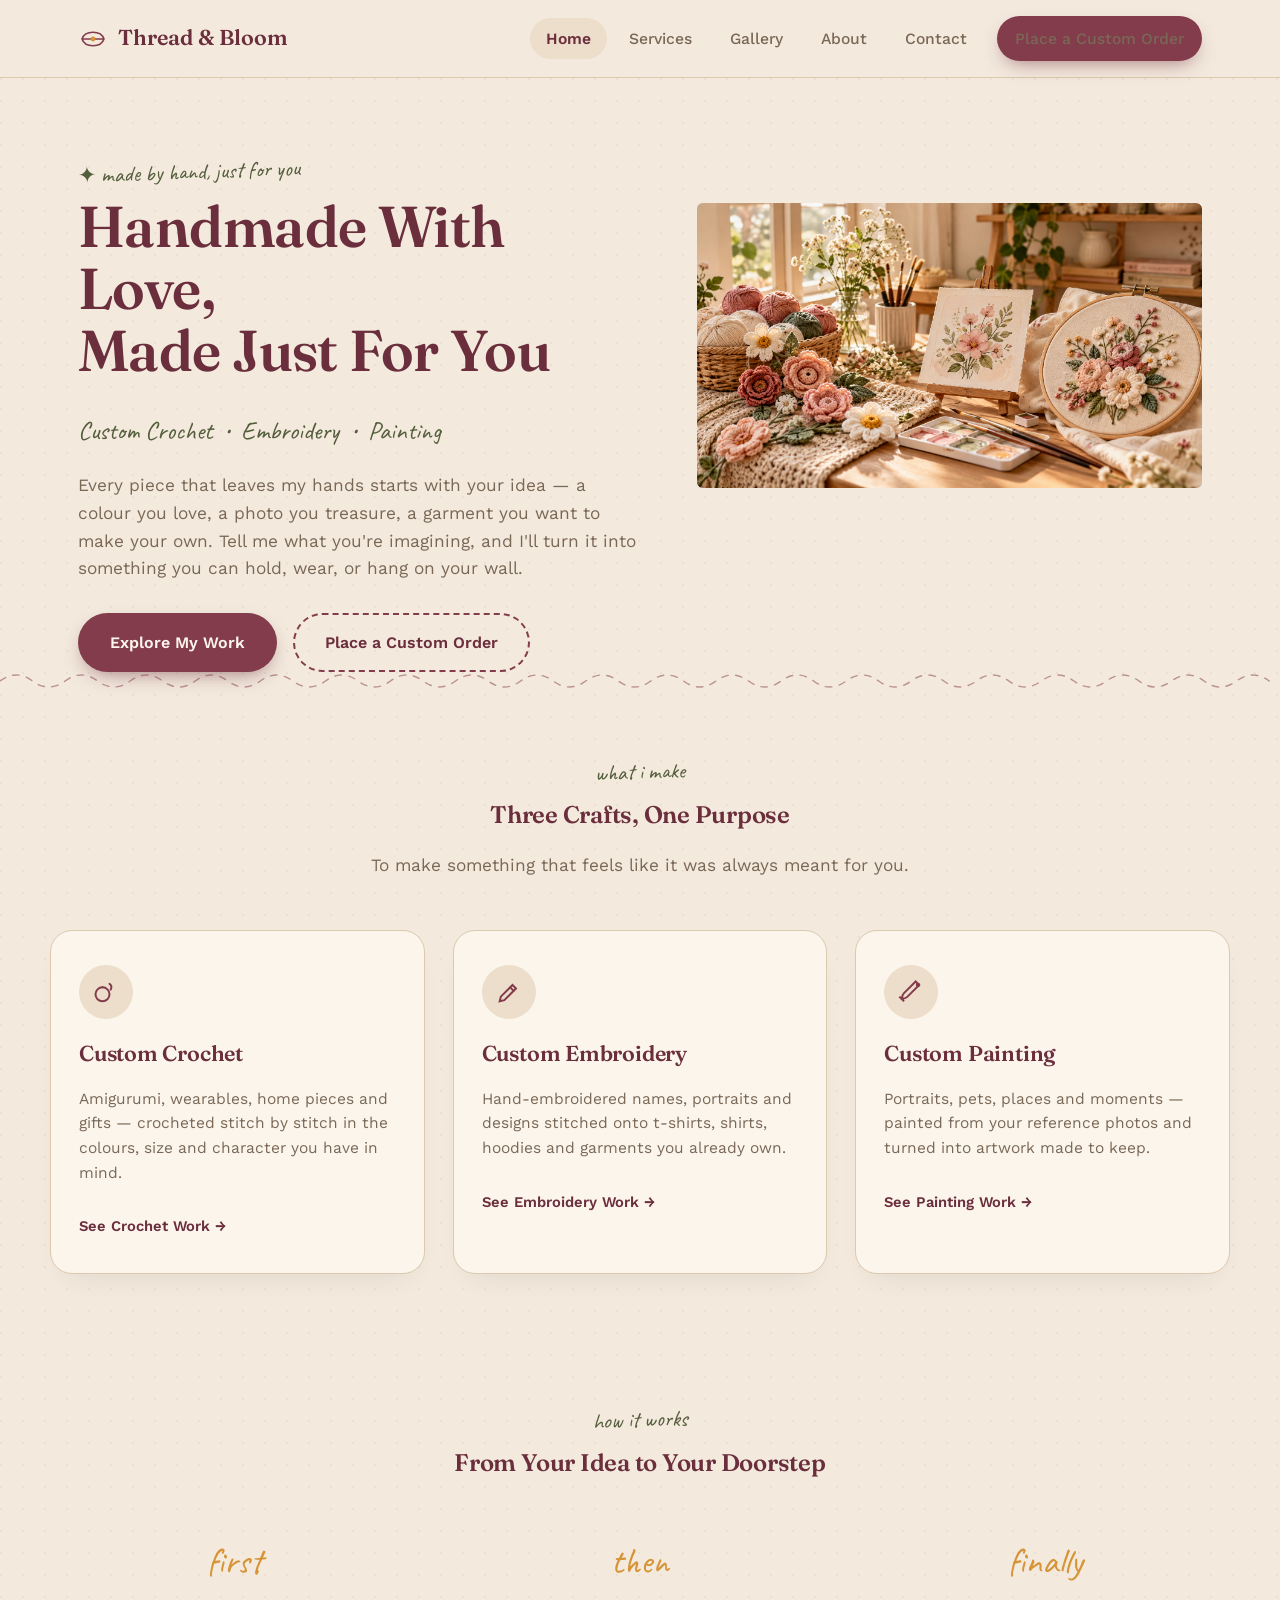
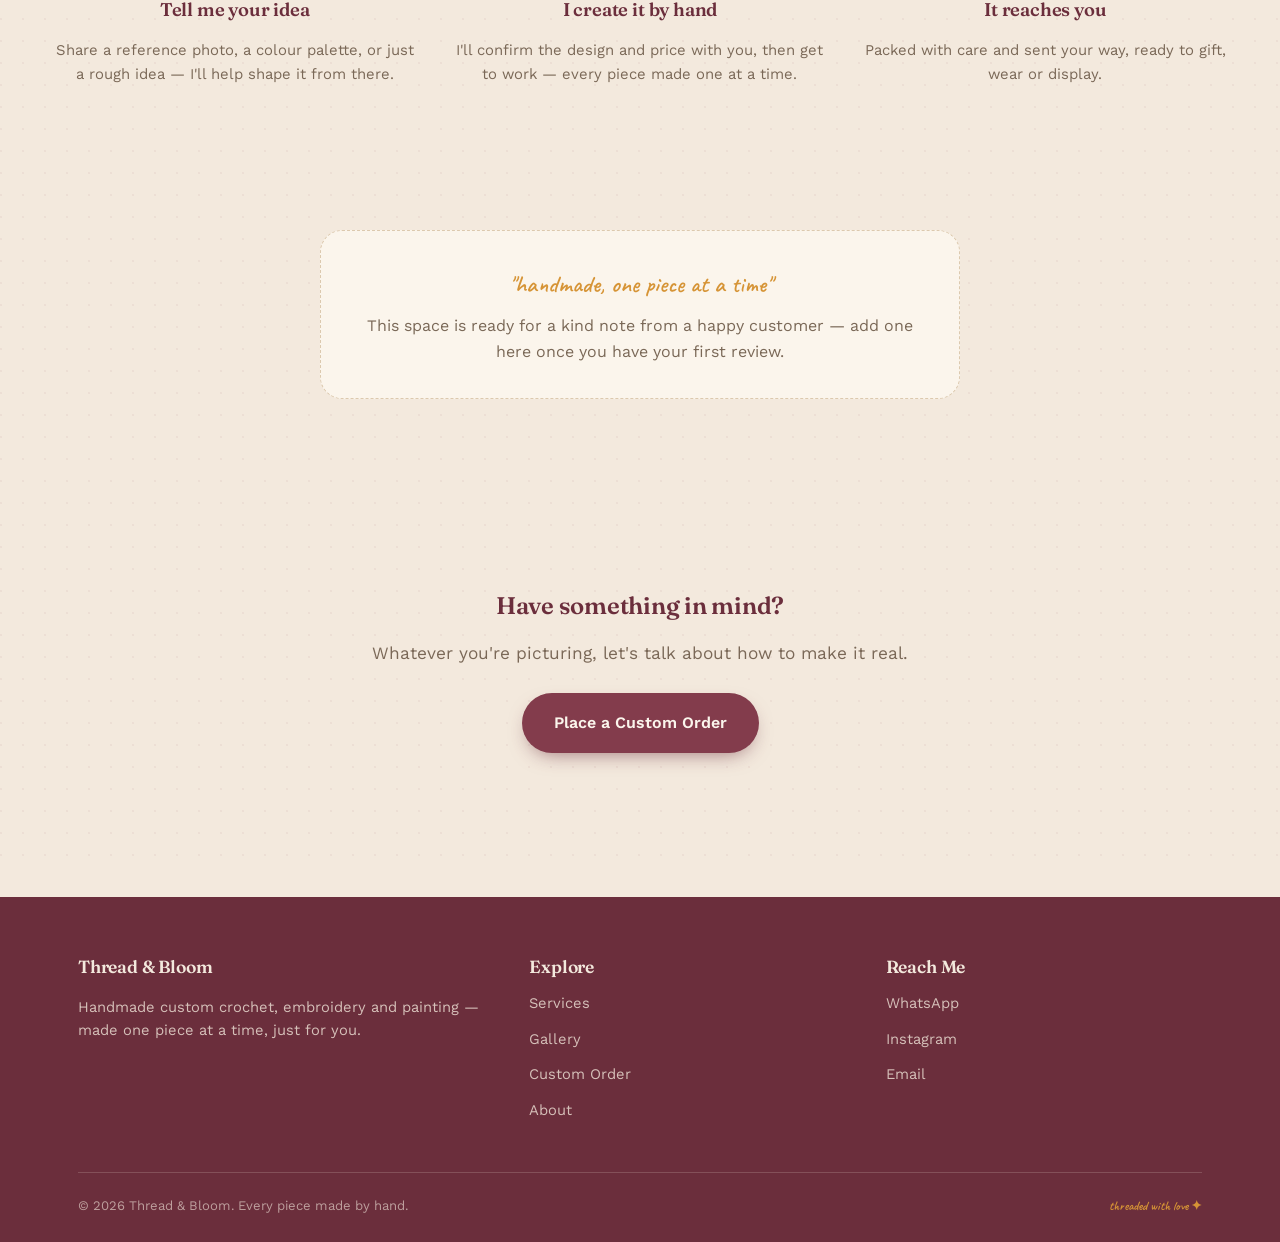
<file: index.html>
<!DOCTYPE html>
<html lang="en">
<head>
<meta charset="UTF-8" />
<meta name="viewport" content="width=device-width, initial-scale=1.0" />
<title>Thread & Bloom— Handmade Custom Crochet, Embroidery & Painting</title>
<link rel="preconnect" href="https://fonts.googleapis.com">
<link rel="preconnect" href="https://fonts.gstatic.com" crossorigin>
<link href="https://fonts.googleapis.com/css2?family=Fraunces:ital,opsz,wght@0,9..144,300;0,9..144,400;0,9..144,500;0,9..144,600;0,9..144,700;1,9..144,400;1,9..144,500&family=Work+Sans:wght@300;400;500;600;700&family=Caveat:wght@500;600;700&display=swap" rel="stylesheet">
<link rel="stylesheet" href="css/style.css">
</head>
<body>

<!-- ============ HEADER ============ -->
<header>
  <div class="nav-wrap">
    <a href="#" class="logo" data-page="home">
      <svg width="30" height="30" viewBox="0 0 30 30" fill="none"><path d="M4 15c3-9 19-9 22 0M4 15c3 9 19 9 22 0M4 15h22" stroke="#833C4C" stroke-width="1.6" stroke-linecap="round"/><circle cx="15" cy="15" r="2.4" fill="#D69436"/></svg>
      Thread &amp; Bloom
    </a>
    <nav class="links">
      <a href="#" data-page="home">Home</a>
      <a href="#" data-page="services">Services</a>
      <a href="#" data-page="gallery">Gallery</a>
      <a href="#" data-page="about">About</a>
      <a href="#" data-page="contact">Contact</a>
      <a href="#" data-page="order" class="btn btn-primary btn-small nav-cta">Place a Custom Order</a>
    </nav>
    <button class="hamburger" id="hamburgerBtn" aria-label="Open menu">
      <span></span><span></span><span></span>
    </button>
  </div>
</header>

<div class="mobile-panel" id="mobilePanel">
  <div class="mobile-panel-top">
    <span class="logo">Thread &amp; Bloom</span>
    <button class="hamburger" id="closeMobile" aria-label="Close menu"><span style="transform:rotate(45deg) translateY(4px)"></span><span style="transform:rotate(-45deg) translateY(-3px)"></span></button>
  </div>
  <a href="#" data-page="home">Home</a>
  <a href="#" data-page="services">Services</a>
  <a href="#" data-page="gallery">Gallery</a>
  <a href="#" data-page="order">Custom Order</a>
  <a href="#" data-page="about">About</a>
  <a href="#" data-page="contact">Contact</a>
</div>

<main class="linen-bg">

<!-- ============ HOME PAGE ============ -->
<section class="page active" id="page-home">

  <div class="hero">
    <div class="wrap hero-grid">
      <div>
        <span class="eyebrow">✦ made by hand, just for you</span>
        <h1>Handmade With Love,<br>Made Just For You</h1>
        <p class="subtitle">Custom Crochet &nbsp;•&nbsp; Embroidery &nbsp;•&nbsp; Painting</p>
        <p class="lede">Every piece that leaves my hands starts with your idea — a colour you love, a photo you treasure, a garment you want to make your own. Tell me what you're imagining, and I'll turn it into something you can hold, wear, or hang on your wall.</p>
        <div class="hero-btns">
          <a href="#" class="btn btn-primary" data-page="gallery">Explore My Work</a>
          <a href="#" class="btn btn-outline" data-page="order">Place a Custom Order</a>
        </div>
      </div>
     <div class="hero-cluster">
    <img class="hero-main-image"
         src="assets/images/all works.png"
         alt="Stitched and Painted handmade work">
</div>
  </div>

  <div class="stitch"><svg viewBox="0 0 1180 18" preserveAspectRatio="none"><path d="M0 9 Q 15 -3 30 9 T 60 9 T 90 9 T 120 9 T 150 9 T 180 9 T 210 9 T 240 9 T 270 9 T 300 9 T 330 9 T 360 9 T 390 9 T 420 9 T 450 9 T 480 9 T 510 9 T 540 9 T 570 9 T 600 9 T 630 9 T 660 9 T 690 9 T 720 9 T 750 9 T 780 9 T 810 9 T 840 9 T 870 9 T 900 9 T 930 9 T 960 9 T 990 9 T 1020 9 T 1050 9 T 1080 9 T 1110 9 T 1140 9 T 1170 9" stroke="#833C4C" stroke-width="1.4" fill="none" stroke-dasharray="6 7" stroke-linecap="round" opacity="0.5"/></svg></div>

  <div class="section-tight wrap">
    <div class="center">
      <span class="eyebrow">what i make</span>
      <h2>Three Crafts, One Purpose</h2>
      <p class="lede">To make something that feels like it was always meant for you.</p>
    </div>
    <div class="craft-grid">
      <div class="craft-card reveal">
        <div class="craft-icon"><svg viewBox="0 0 24 24" fill="none" stroke-width="1.7" stroke-linecap="round"><circle cx="9" cy="14" r="6"/><path d="M9 8v0M15 5c1.5 1 2 3 1 5"/></svg></div>
        <h3>Custom Crochet</h3>
        <p>Amigurumi, wearables, home pieces and gifts — crocheted stitch by stitch in the colours, size and character you have in mind.</p>
        <a href="#" class="link-more" data-page="services">See Crochet Work →</a>
      </div>
      <div class="craft-card reveal">
        <div class="craft-icon"><svg viewBox="0 0 24 24" fill="none" stroke-width="1.7" stroke-linecap="round"><path d="M4 20l4-1 10-10-3-3L5 16l-1 4z"/><path d="M13 8l3 3"/></svg></div>
        <h3>Custom Embroidery</h3>
        <p>Hand-embroidered names, portraits and designs stitched onto t-shirts, shirts, hoodies and garments you already own.</p>
        <a href="#" class="link-more" data-page="services">See Embroidery Work →</a>
      </div>
      <div class="craft-card reveal">
        <div class="craft-icon"><svg viewBox="0 0 24 24" fill="none" stroke-width="1.7" stroke-linecap="round"><path d="M6 20c-2-2-2-5 0-7l10-10 3 3-10 10c-2 2-5 2-7 0z"/><circle cx="18" cy="6" r="1"/></svg></div>
        <h3>Custom Painting</h3>
        <p>Portraits, pets, places and moments — painted from your reference photos and turned into artwork made to keep.</p>
        <a href="#" class="link-more" data-page="services">See Painting Work →</a>
      </div>
    </div>
  </div>

  <div class="section-tight wrap">
    <div class="center">
      <span class="eyebrow">how it works</span>
      <h2>From Your Idea to Your Doorstep</h2>
    </div>
    <div class="steps">
      <div class="step reveal">
        <span class="step-mark">first</span>
        <h4>Tell me your idea</h4>
        <p>Share a reference photo, a colour palette, or just a rough idea — I'll help shape it from there.</p>
      </div>
      <div class="step reveal">
        <span class="step-mark">then</span>
        <h4>I create it by hand</h4>
        <p>I'll confirm the design and price with you, then get to work — every piece made one at a time.</p>
      </div>
      <div class="step reveal">
        <span class="step-mark">finally</span>
        <h4>It reaches you</h4>
        <p>Packed with care and sent your way, ready to gift, wear or display.</p>
      </div>
    </div>
  </div>

  <div class="section-tight wrap">
    <div class="note-card reveal">
      <span class="script">"handmade, one piece at a time"</span>
      <p style="color:var(--ink-soft); margin:0;">This space is ready for a kind note from a happy customer — add one here once you have your first review.</p>
    </div>
  </div>

  <div class="section-tight wrap big-cta reveal">
    <h2>Have something in mind?</h2>
    <p class="lede">Whatever you're picturing, let's talk about how to make it real.</p>
    <a href="#" class="btn btn-primary" data-page="order">Place a Custom Order</a>
  </div>

</section>

<!-- ============ SERVICES PAGE ============ -->
<section class="page" id="page-services">
  <div class="wrap section-tight">
    <div class="center">
      <span class="eyebrow">services</span>
      <h1>What I Can Make For You</h1>
      <p class="lede">Three crafts. Endless ways to make them yours.</p>
    </div>
  </div>

  <div class="wrap">
    <div class="service-block reveal" id="svc-crochet">
     <div class="service-photos">
<div class="photo-slot">
        <img src="assets/images/crochet/crochet bouquet dress.jpeg"
             alt="crochet bouquet dress">
    </div>
    <div class="photo-slot">
        <img src="assets/images/crochet/Bouquet Crochet +keychain.jpeg"
             alt="Bouquet Crochet and Keychain">
    </div>
     <div class="photo-slot">
        <img src="assets/images/crochet/spider man.jpeg"
             alt="spider man">
    </div>


    <div class="photo-slot">
        <img src="assets/images/crochet/Crochet Scarf.jpeg"
             alt="Crochet Scarf">
    </div>
     <div class="photo-slot">
        <img src="assets/images/crochet/crochet dress.jpeg"
             alt="crochet dress">
    </div>

</div>
      <div class="service-text">
        <span class="tag">Custom Crochet</span>
        <h2>Crochet, Made To Your Idea</h2>
        <p class="lede">From soft amigurumi characters to cosy wearables and little home pieces — every crochet order is worked by hand in the yarn, colours and size you choose. Send a reference photo or describe what you're picturing, and I'll bring it to life stitch by stitch.</p>
        <ul>
          <li>Amigurumi dolls, animals and characters</li>
          <li>Bags, scarves, hats and wearable pieces</li>
          <li>Home decor — coasters, baskets, wall hangings</li>
          <li>Your choice of colours, size and yarn feel</li>
        </ul>
        <a href="#" class="btn btn-primary" data-page="order" data-service="Crochet">Order Custom Crochet</a>
      </div>
    </div>

    <div class="service-block reverse reveal" id="svc-embroidery">
      <div class="service-photos">

    <div class="photo-slot">
        <img src="assets/images/embroidery/E. on t-shirt's 2.jpeg"
             alt="Design work on T-shirt">
    </div>

    <div class="photo-slot">
        <img src="assets/images/embroidery/E. on t-shirt's.jpeg"
             alt="Design work on T-shirt">
    </div>

    <div class="photo-slot">
        <img src="assets/images/embroidery/E.of Krishna.jpeg"
             alt="Krishna design">
    </div>

    <div class="photo-slot">
        <img src="assets/images/embroidery/flower embroidery's.jpeg"
             alt="Flower design">
    </div>

    <div class="photo-slot">
        <img src="assets/images/embroidery/Spider man.jpeg"
             alt="Spider-Man design">
    </div>

</div>
       
      <div class="service-text">
        <span class="tag">Custom Embroidery</span>
        <h2>Embroidery On Your Garments</h2>
        <p class="lede">Names, initials, little illustrations, or a design you already love — hand-stitched onto t-shirts, shirts, hoodies and more. Send your own garment for me to embroider, or ask for a plain tee with your design stitched fresh.</p>
        <ul>
          <li>Names, initials, quotes and small illustrations</li>
          <li>On t-shirts, shirts, hoodies, tote bags and caps</li>
          <li>Send your own garment, or I'll provide a plain one</li>
          <li>Share your own design or a reference image to recreate</li>
        </ul>
        <a href="#" class="btn btn-primary" data-page="order" data-service="Embroidery">Order Custom Embroidery</a>
      </div>
    </div>

    <div class="service-block reveal" id="svc-painting">
    <div class="service-photos">

    <div class="photo-slot">
        <img src="assets/images/painting/Car Painting.jpeg"
             alt="Car Painting">
    </div>

</div>
      <div class="service-text">
        <span class="tag">Custom Painting</span>
        <h2>Paintings From Your Photos</h2>
        <p class="lede">A portrait, a pet, a favourite place, or a memory worth keeping — painted by hand from the reference images you send me, in the size and style that fits your space.</p>
        <ul>
          <li>Portraits of people and pets</li>
          <li>Landscapes, places and special moments</li>
          <li>Painted from your own reference photos</li>
          <li>Choice of canvas size and finish</li>
        </ul>
        <a href="#" class="btn btn-primary" data-page="order" data-service="Painting">Order Custom Painting</a>
      </div>
    </div>
  </div>
</section>

<!-- ============ GALLERY PAGE ============ -->
<section class="page" id="page-gallery">
  <div class="wrap section-tight">
    <div class="center">
      <span class="eyebrow">gallery</span>
      <h1>A Look At My Work</h1>
     <p class="my-work-note">
    Made by me, from start to finish. 🧵🎨<br>
    Every piece in this gallery is handmade and personally created by me.
</p>
    </div>

    <div class="filter-row">
      <button class="filter-btn active" data-filter="all">All Work</button>
      <button class="filter-btn" data-filter="crochet">Crochet</button>
      <button class="filter-btn" data-filter="embroidery">Embroidery</button>
      <button class="filter-btn" data-filter="painting">Painting</button>
    </div>

   <div class="gallery-grid" id="galleryGrid">

    <!-- CROCHET -->
 <div class="gallery-item" data-cat="crochet">
        <img src="assets/images/crochet/crochet bouquet dress.jpeg"
             alt="crochet bouquet dress">
        <p>crochet bouquet dress</p>
         <h1>₹500</h1>
    </div>
    

    <div class="gallery-item" data-cat="crochet">
        <img src="assets/images/crochet/Bouquet Crochet +keychain.jpeg"
             alt="Bouquet Crochet and Keychain">
        <p>Bouquet Crochet + Keychain</p>
        <h1>over all ₹300</h1>
    </div>

    <div class="gallery-item" data-cat="crochet">
        <img src="assets/images/crochet/Crochet Scarf.jpeg"
             alt="Crochet Scarf">
        <p>Crochet Scarf</p>
        <h1>₹200</h1>
    </div>
    <div class="gallery-item" data-cat="crochet">
        <img src="assets/images/crochet/crochet dress.jpeg"
             alt="crochet dress">
        <p>Crochet Dress</p>
        <h1>₹500</h1>
    </div>
<div class="gallery-item" data-cat="crochet">
        <img src="assets/images/crochet/spider man.jpeg"
             alt="spider Man ">
        <p>spider Man </p>
         <h1>₹100</h1>
    </div>

    </div>


    <!-- EMBROIDERY -->

    <div class="gallery-item" data-cat="embroidery">
        <img src="assets/images/embroidery/E. on t-shirt's 2.jpeg"
             alt="Embroidery on T-shirt">
        <p>Embroidery on T-shirt</p>
   
    </div>

    <div class="gallery-item" data-cat="embroidery">
        <img src="assets/images/embroidery/E. on t-shirt's.jpeg"
             alt="Embroidery design on T-shirt">
        <p>Embroidery Design</p>
    </div>

    <div class="gallery-item" data-cat="embroidery">
        <img src="assets/images/embroidery/E.of Krishna.jpeg"
             alt="Krishna Embroidery">
        <p>Krishna Embroidery</p>
    </div>

    <div class="gallery-item" data-cat="embroidery">
        <img src="assets/images/embroidery/flower embroidery's.jpeg"
             alt="Flower Embroidery">
        <p>Flower Embroidery</p>
    </div>

    <div class="gallery-item" data-cat="embroidery">
        <img src="assets/images/embroidery/Spider man.jpeg"
             alt="Spider-Man Embroidery">
        <p>Spider-Man Embroidery</p>
    </div>


    <!-- PAINTING -->

    <div class="gallery-item" data-cat="painting">
        <img src="assets/images/painting/Car Painting.jpeg"
             alt="Car Painting">
        <p>Car Painting</p>
    </div>

</div>
</section>

<!-- ============ CUSTOM ORDER PAGE ============ -->
<section class="page" id="page-order">
  <div class="wrap section-tight">
    <div class="center">
      <span class="eyebrow">custom order</span>
      <h1>Let's Make Something Together</h1>
      <p class="lede">Fill in a few details below and I'll get back to you personally to talk through your design, the final price, and delivery.</p>
    </div>

    <div class="order-layout" style="margin-top:50px;">
      <div class="form-card">
       <form id="orderForm" action="https://forminit.com/f/xiuplt42dcg" method="POST" enctype="multipart/form-data">
          <div class="field">
            <label for="fullName"> 1. Full Name</label>
            <input type="text" id="fullName" name="fi-sender-fullName" required placeholder="Your name">
          </div>
          <div class="field-row">
            <div class="field">
  <label for="phone"> 2. Phone / WhatsApp Number</label>

  <div class="phone-input">
    <span class="country-code">+91</span>
    <input
      type="tel"
      id="phone"
      name="fi-sender-phone"
      required
      placeholder="98765 43210"
      maxlength="10"
      pattern="[0-9]{10}"
      inputmode="numeric"
    >
  </div>
</div>
            <div class="field">
              <label for="email"> 3. Email Address</label>
              <input type="email" id="email" name="fi-sender-email" required placeholder="you@example.com">
            </div>
          </div>

          <div class="field">
            <label for="service"> 4. Select Service</label>
            <select id="service" name="fi-select-service" required>
              <option value="" disabled selected>Choose a service</option>
              <option value="Crochet">Custom Crochet</option>
              <option value="Embroidery">Custom Embroidery</option>
              <option value="Painting">Custom Painting</option>
            </select>
            <div class="price-note" id="embroideryNote">
              <strong>Embroidery pricing:</strong>
              <ul>
                <li>Design on your own garment — Starting From ₹200</li>
                <li>Plain t-shirt provided with your required design — Starting From ₹450</li>
              </ul>
            </div>
          </div>

          <div class="field">
            <label for="description"> 5. Describe What You'd Like</label>
            <textarea id="description" name="fi-text-description" required placeholder="Tell me about the design, colours, style, or story behind it..."></textarea>
          </div>

          <div class="field">
            <label> 6. Upload a Reference Image or Design</label>
            <div class="upload-box" id="uploadBox">
              <svg viewBox="0 0 24 24" fill="none" stroke="#833C4C" stroke-width="1.6"><path d="M12 16V4M12 4l-4 4M12 4l4 4"/><path d="M4 16v3a2 2 0 002 2h12a2 2 0 002-2v-3"/></svg>
              <div>Click to upload a photo or design file</div>
              
              <div class="file-name" id="fileName"></div><input type="file" id="refImage" name="fi-file-referenceImage" accept="image/*">
            </div>
            <div class="hint">This helps me understand exactly what you're picturing.</div>
          </div>

          <div class="field-row">
            <div class="field">
              <label for="sizeQty"> 7. Size / Quantity</label>
              <input type="text" id="sizeQty" name="fi-text-sizeQty" placeholder="e.g. Medium, 2 pieces">
            </div>
            <div class="field">
              <label for="deadline"> 8. Preferred Deadline</label>
              <input type="date" id="deadline" name="fi-date-deadline">
            </div>
          </div>
<!-- WHAT WOULD YOU LIKE US TO WORK ON? -->
<div class="field">
    <label> 9. What would you like us to work on?</label>

    <label>
        <input type="radio"
               name="fi-radio-serviceType"
               value="I have my own garment or item">
        <strong>I have my own garment or item (Starting price ₹200)</strong><br>
        <span>Send us your item and we'll create your chosen design on it.</span>
    </label>

    <label>
        <input type="radio"
               name="fi-radio-serviceType"
               value="I need the item from you">
        <strong>I need the item from you (Starting price ₹450)</strong><br>
        <span>We'll provide a suitable item and create your chosen design.</span>
    </label>

    <label>
        <input type="radio"
               name="fi-radio-serviceType"
               value="Other / Not sure">
        <strong>Other / Not sure </strong><br>
        <p>Tell us your idea and we'll help you.</p>
        <p class="price-note">Price will be decided based on the design.</p>
    </label>
</div>


<!-- WHERE WOULD YOU LIKE THE DESIGN? -->
<div class="field">
    <label> 10. Where would you like the design?</label>

    <label>
        <input type="radio"
               name="fi-radio-designPlacement"
               value="Left Chest">
        Left Chest
    </label>

    <label>
        <input type="radio"
               name="fi-radio-designPlacement"
               value="Back">
        Back
    </label>

    <label>
        <input type="radio"
               name="fi-radio-designPlacement"
               value="Collar Area">
        Collar Area
    </label>

    <label>
        <input type="radio"
               name="fi-radio-designPlacement"
               value="Centre / Front">
        Centre / Front
    </label>

    <label>
        <input type="radio"
               name="fi-radio-designPlacement"
               value="Other">
        Other
    </label>
</div>
          <button type="submit" form="orderForm" class="btn btn-primary" style="width:100%; justify-content:center;">Submit Order</button>

          <div class="confirm-box" id="confirmBox">
            Thank you! Your request is ready to send. I'll reach out to you personally on WhatsApp or email to talk through your design, confirm the final price, and plan delivery. 🧵
          </div>
        </form>
      </div>

      <div class="order-side">
        <div class="side-card reveal">
          <h4>What happens next?</h4>
          <p>Once you submit, I'll personally get in touch to discuss your design in detail, confirm the final price based on size and complexity, and agree on a delivery timeline — before any work begins.</p>
        </div>
        <div class="side-card reveal">
          <h4>Prefer to chat directly?</h4>
          <p>You're always welcome to message me straight away with your idea and reference photos.</p>
          <a href="#" class="btn btn-outline btn-small" data-page="contact">Go to Contact Page</a>
        </div>
      </div>
    </div>
  </div>
</section>

<!-- ============ ABOUT PAGE ============ -->
<section class="page" id="page-about">
  <div class="wrap section-tight">
    <div class="about-grid">
     <div class="photo-slot reveal" style="min-height:420px;">
    <img src="assets/images/Brand.jpeg" alt="My photo">
</div><div class="about-text reveal">
    <span class="eyebrow">about us</span>

    <h1>Hi, We're Disha HR & Deekshita A N</h1>

    <p>
        Handcrafted with love by <strong>Disha & Deekshita</strong>. we create custom crochet, embroidery and paintings
        made with care and love.
    </p>

    <p>
        Every piece is handmade and personalised specially for you.
    </p>
    <h1 class="instagram-link">
  For more designs follow
  <a href="https://www.instagram.com/handmade_luxury.d/" target="_blank">
    @handmade_luxury.d
  </a>
</h1>

    <div class="values-row">
        <span class="value-chip">💗 Made with care</span>
        <span class="value-chip">🧵 Handmade</span>
        <span class="value-chip">🎨 Custom designs</span>
    </div>
</div>
    </div>
  </div>
</section>

<!-- ============ CONTACT PAGE ============ -->
<section class="page" id="page-contact">
  <div class="wrap section-tight">
    <div class="center">
      <span class="eyebrow">get in touch</span>
      <h1>Let's Talk About Your Idea</h1>
      <p class="lede">The fastest way to reach me is on WhatsApp — but pick whatever feels easiest for you.</p>
    </div>

    
      <div class="contact-card reveal">
        <div class="c-icon"><svg viewBox="0 0 24 24" fill="none" stroke-width="1.6"><path d="M20 12a8 8 0 10-14.6 4.6L4 21l4.6-1.3A8 8 0 0020 12z"/><path d="M9 10.5c.5 2 2.5 4 4.5 4.5"/></svg></div>
        <h4>WhatsApp</h4>
        <p>Message me anytime with your idea and reference photos.</p>
        <a href="https://wa.me/918088922584" target="_blank" class="btn btn-primary btn-small" id="whatsappLink">Chat on WhatsApp</a>
      </div>
      <div class="contact-card reveal">
        <div class="c-icon"><svg viewBox="0 0 24 24" fill="none" stroke-width="1.6"><rect x="3" y="3" width="18" height="18" rx="5"/><circle cx="12" cy="12" r="4"/><circle cx="17.2" cy="6.8" r="1"/></svg></div>
        <h4>Instagram</h4>
        <p>Follow along for behind-the-scenes and finished pieces.</p>
        <a href="https://instagram.com/handmade_luxury.d" target="_blank" class="btn btn-outline btn-small" id="instaLink">@handmade_luxury.d</a>
      </div>
      <div class="contact-card reveal">
        <div class="c-icon"><svg viewBox="0 0 24 24" fill="none" stroke-width="1.6"><rect x="3" y="5" width="18" height="14" rx="2"/><path d="M3 7l9 6 9-6"/></svg></div>
        <h4>Email</h4>
        <p>Prefer email? Send your idea whenever suits you.</p>
        <a href="mailto:dishahr2006@gmail.com" class="btn btn-outline btn-small" id="emailLink">dishahr2006@gmail.com</a>
      </div>
    </div>

    <div class="big-cta reveal">
      <h2>Ready to start?</h2>
      <p class="lede">Tell me what you're picturing — I'll take it from there.</p>
      <a href="#" class="btn btn-primary" data-page="order">Place a Custom Order</a>
    </div>
  </div>
</section>

</main>

<!-- ============ FOOTER ============ -->
<footer>
  <div class="wrap">
    <div class="footer-grid">
      <div>
        <h4>Thread &amp; Bloom</h4>
        <p>Handmade custom crochet, embroidery and painting — made one piece at a time, just for you.</p>
      </div>
      <div>
        <h4>Explore</h4>
        <ul>
          <li><a href="#" data-page="services">Services</a></li>
          <li><a href="#" data-page="gallery">Gallery</a></li>
          <li><a href="#" data-page="order">Custom Order</a></li>
          <li><a href="#" data-page="about">About</a></li>
        </ul>
      </div>
      <div>
        <h4>Reach Me</h4>
        <ul>
          <li><a href="https://wa.me/918088922584" target="_blank">WhatsApp</a></li>
          <li><a href="https://instagram.com/handmade_luxury.d" target="_blank">Instagram</a></li>
          <li><a href="mailto:dishahr2006@gmail.com">Email</a></li>
        </ul>
      </div>
    </div>
    <div class="footer-bottom">
      <span>© 2026 Thread &amp; Bloom. Every piece made by hand.</span>
      <span class="script">threaded with love ✦</span>
    </div>
  </div>
</footer>
<script src="https://forminit.com/sdk/v1/forminit.js"></script>
<script src="js/script.js"></script>
</body>
</html>
</file>
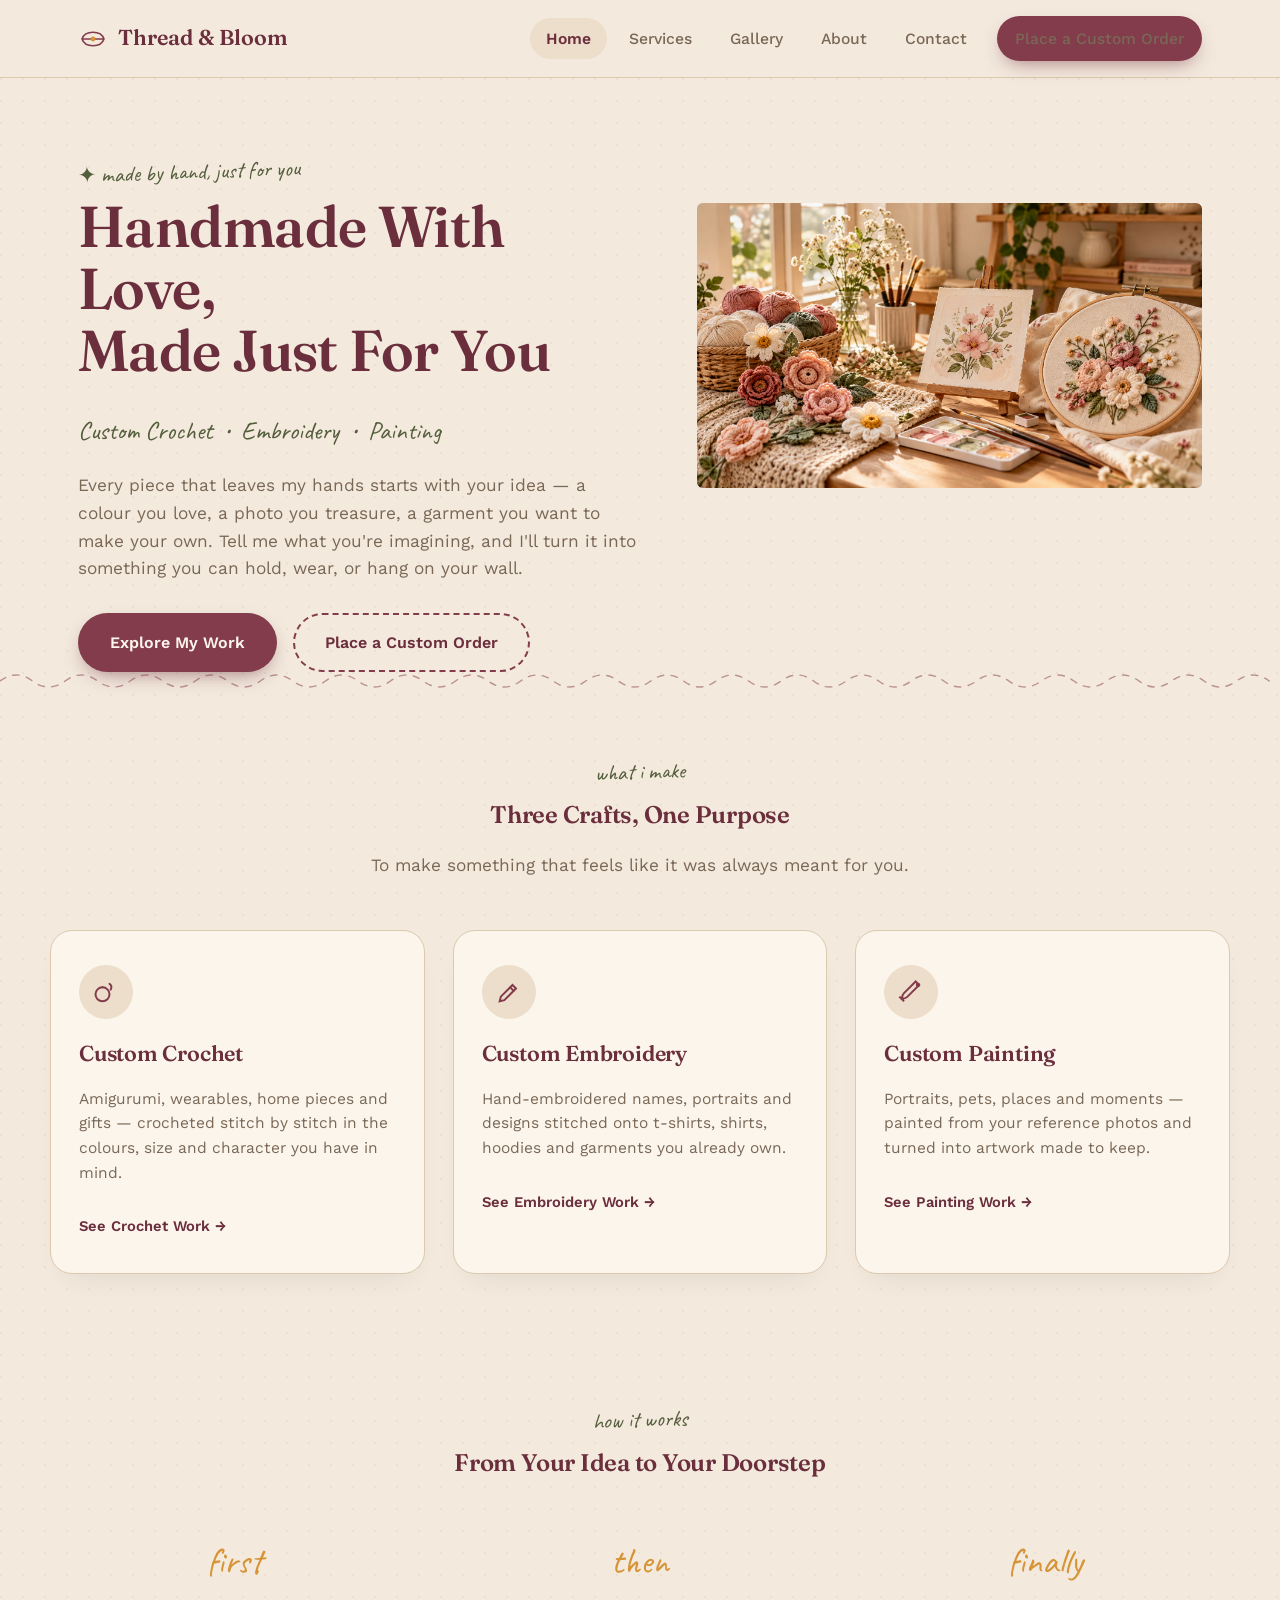
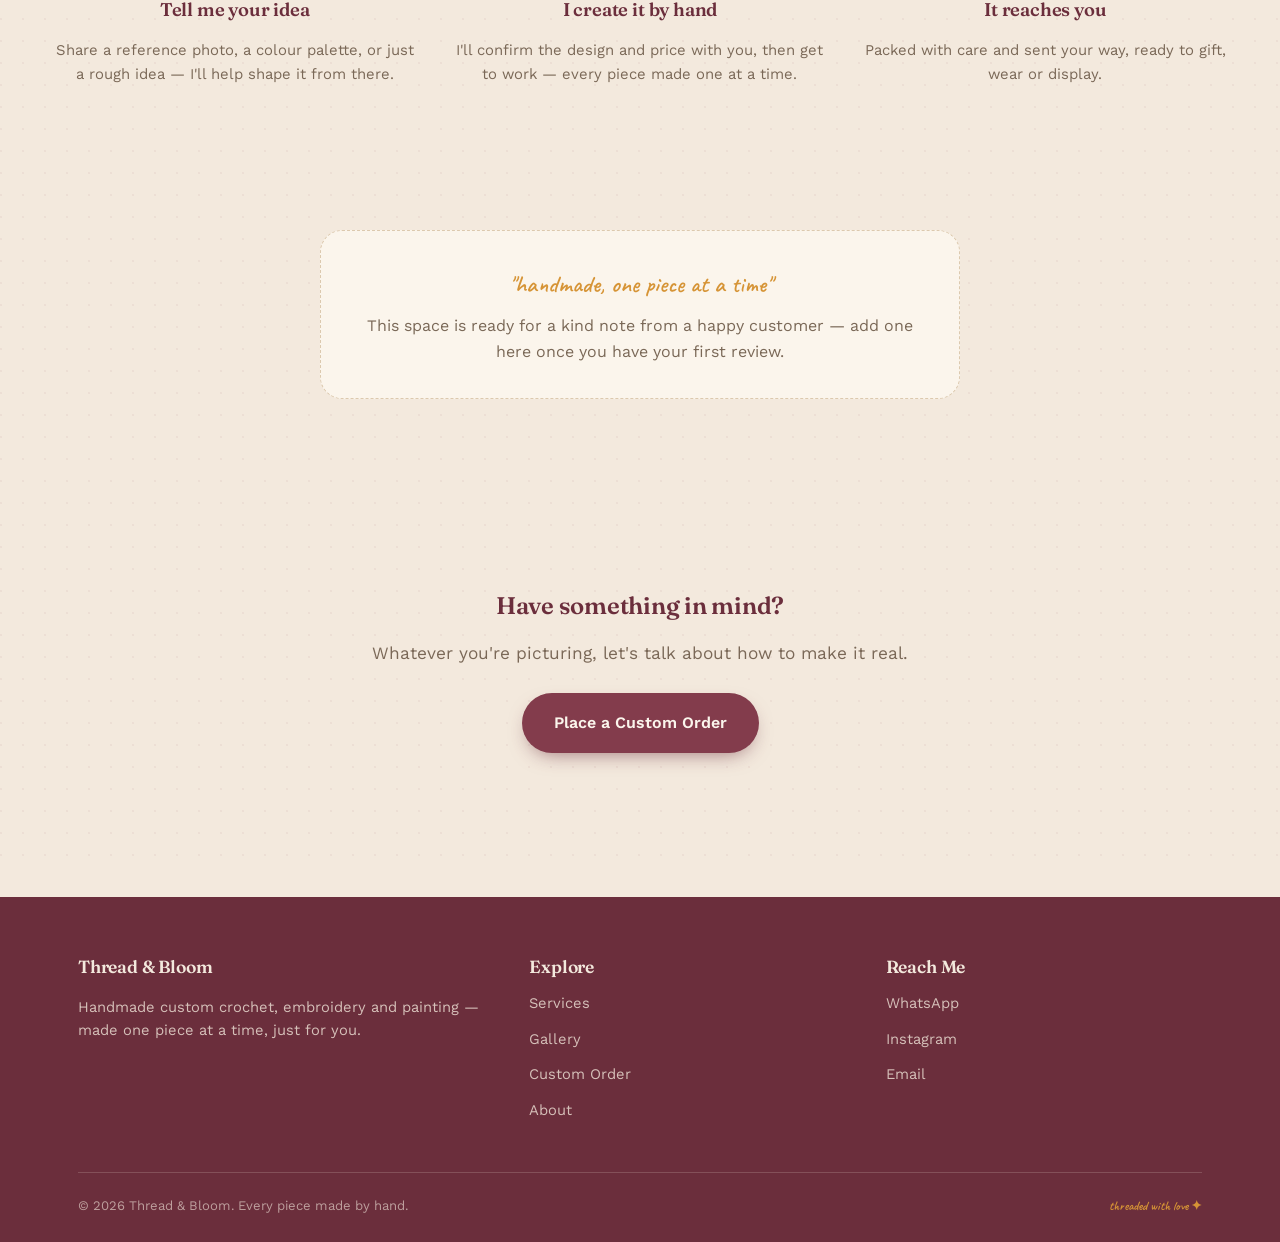
<file: handmade-art-website/index.html>
<!DOCTYPE html>
<html lang="en">
<head>
<meta charset="UTF-8" />
<meta name="viewport" content="width=device-width, initial-scale=1.0" />
<title>Thread & Bloom— Handmade Custom Crochet, Embroidery & Painting</title>
<link rel="preconnect" href="https://fonts.googleapis.com">
<link rel="preconnect" href="https://fonts.gstatic.com" crossorigin>
<link href="https://fonts.googleapis.com/css2?family=Fraunces:ital,opsz,wght@0,9..144,300;0,9..144,400;0,9..144,500;0,9..144,600;0,9..144,700;1,9..144,400;1,9..144,500&family=Work+Sans:wght@300;400;500;600;700&family=Caveat:wght@500;600;700&display=swap" rel="stylesheet">
<link rel="stylesheet" href="css/style.css">
</head>
<body>

<!-- ============ HEADER ============ -->
<header>
  <div class="nav-wrap">
    <a href="#" class="logo" data-page="home">
      <svg width="30" height="30" viewBox="0 0 30 30" fill="none"><path d="M4 15c3-9 19-9 22 0M4 15c3 9 19 9 22 0M4 15h22" stroke="#833C4C" stroke-width="1.6" stroke-linecap="round"/><circle cx="15" cy="15" r="2.4" fill="#D69436"/></svg>
      Thread &amp; Bloom
    </a>
    <nav class="links">
      <a href="#" data-page="home">Home</a>
      <a href="#" data-page="services">Services</a>
      <a href="#" data-page="gallery">Gallery</a>
      <a href="#" data-page="about">About</a>
      <a href="#" data-page="contact">Contact</a>
      <a href="#" data-page="order" class="btn btn-primary btn-small nav-cta">Place a Custom Order</a>
    </nav>
    <button class="hamburger" id="hamburgerBtn" aria-label="Open menu">
      <span></span><span></span><span></span>
    </button>
  </div>
</header>

<div class="mobile-panel" id="mobilePanel">
  <div class="mobile-panel-top">
    <span class="logo">Thread &amp; Bloom</span>
    <button class="hamburger" id="closeMobile" aria-label="Close menu"><span style="transform:rotate(45deg) translateY(4px)"></span><span style="transform:rotate(-45deg) translateY(-3px)"></span></button>
  </div>
  <a href="#" data-page="home">Home</a>
  <a href="#" data-page="services">Services</a>
  <a href="#" data-page="gallery">Gallery</a>
  <a href="#" data-page="order">Custom Order</a>
  <a href="#" data-page="about">About</a>
  <a href="#" data-page="contact">Contact</a>
</div>

<main class="linen-bg">

<!-- ============ HOME PAGE ============ -->
<section class="page active" id="page-home">

  <div class="hero">
    <div class="wrap hero-grid">
      <div>
        <span class="eyebrow">✦ made by hand, just for you</span>
        <h1>Handmade With Love,<br>Made Just For You</h1>
        <p class="subtitle">Custom Crochet &nbsp;•&nbsp; Embroidery &nbsp;•&nbsp; Painting</p>
        <p class="lede">Every piece that leaves my hands starts with your idea — a colour you love, a photo you treasure, a garment you want to make your own. Tell me what you're imagining, and I'll turn it into something you can hold, wear, or hang on your wall.</p>
        <div class="hero-btns">
          <a href="#" class="btn btn-primary" data-page="gallery">Explore My Work</a>
          <a href="#" class="btn btn-outline" data-page="order">Place a Custom Order</a>
        </div>
      </div>
     <div class="hero-cluster">
    <img class="hero-main-image"
         src="assets/images/all works.png"
         alt="Stitched and Painted handmade work">
</div>
  </div>

  <div class="stitch"><svg viewBox="0 0 1180 18" preserveAspectRatio="none"><path d="M0 9 Q 15 -3 30 9 T 60 9 T 90 9 T 120 9 T 150 9 T 180 9 T 210 9 T 240 9 T 270 9 T 300 9 T 330 9 T 360 9 T 390 9 T 420 9 T 450 9 T 480 9 T 510 9 T 540 9 T 570 9 T 600 9 T 630 9 T 660 9 T 690 9 T 720 9 T 750 9 T 780 9 T 810 9 T 840 9 T 870 9 T 900 9 T 930 9 T 960 9 T 990 9 T 1020 9 T 1050 9 T 1080 9 T 1110 9 T 1140 9 T 1170 9" stroke="#833C4C" stroke-width="1.4" fill="none" stroke-dasharray="6 7" stroke-linecap="round" opacity="0.5"/></svg></div>

  <div class="section-tight wrap">
    <div class="center">
      <span class="eyebrow">what i make</span>
      <h2>Three Crafts, One Purpose</h2>
      <p class="lede">To make something that feels like it was always meant for you.</p>
    </div>
    <div class="craft-grid">
      <div class="craft-card reveal">
        <div class="craft-icon"><svg viewBox="0 0 24 24" fill="none" stroke-width="1.7" stroke-linecap="round"><circle cx="9" cy="14" r="6"/><path d="M9 8v0M15 5c1.5 1 2 3 1 5"/></svg></div>
        <h3>Custom Crochet</h3>
        <p>Amigurumi, wearables, home pieces and gifts — crocheted stitch by stitch in the colours, size and character you have in mind.</p>
        <a href="#" class="link-more" data-page="services">See Crochet Work →</a>
      </div>
      <div class="craft-card reveal">
        <div class="craft-icon"><svg viewBox="0 0 24 24" fill="none" stroke-width="1.7" stroke-linecap="round"><path d="M4 20l4-1 10-10-3-3L5 16l-1 4z"/><path d="M13 8l3 3"/></svg></div>
        <h3>Custom Embroidery</h3>
        <p>Hand-embroidered names, portraits and designs stitched onto t-shirts, shirts, hoodies and garments you already own.</p>
        <a href="#" class="link-more" data-page="services">See Embroidery Work →</a>
      </div>
      <div class="craft-card reveal">
        <div class="craft-icon"><svg viewBox="0 0 24 24" fill="none" stroke-width="1.7" stroke-linecap="round"><path d="M6 20c-2-2-2-5 0-7l10-10 3 3-10 10c-2 2-5 2-7 0z"/><circle cx="18" cy="6" r="1"/></svg></div>
        <h3>Custom Painting</h3>
        <p>Portraits, pets, places and moments — painted from your reference photos and turned into artwork made to keep.</p>
        <a href="#" class="link-more" data-page="services">See Painting Work →</a>
      </div>
    </div>
  </div>

  <div class="section-tight wrap">
    <div class="center">
      <span class="eyebrow">how it works</span>
      <h2>From Your Idea to Your Doorstep</h2>
    </div>
    <div class="steps">
      <div class="step reveal">
        <span class="step-mark">first</span>
        <h4>Tell me your idea</h4>
        <p>Share a reference photo, a colour palette, or just a rough idea — I'll help shape it from there.</p>
      </div>
      <div class="step reveal">
        <span class="step-mark">then</span>
        <h4>I create it by hand</h4>
        <p>I'll confirm the design and price with you, then get to work — every piece made one at a time.</p>
      </div>
      <div class="step reveal">
        <span class="step-mark">finally</span>
        <h4>It reaches you</h4>
        <p>Packed with care and sent your way, ready to gift, wear or display.</p>
      </div>
    </div>
  </div>

  <div class="section-tight wrap">
    <div class="note-card reveal">
      <span class="script">"handmade, one piece at a time"</span>
      <p style="color:var(--ink-soft); margin:0;">This space is ready for a kind note from a happy customer — add one here once you have your first review.</p>
    </div>
  </div>

  <div class="section-tight wrap big-cta reveal">
    <h2>Have something in mind?</h2>
    <p class="lede">Whatever you're picturing, let's talk about how to make it real.</p>
    <a href="#" class="btn btn-primary" data-page="order">Place a Custom Order</a>
  </div>

</section>

<!-- ============ SERVICES PAGE ============ -->
<section class="page" id="page-services">
  <div class="wrap section-tight">
    <div class="center">
      <span class="eyebrow">services</span>
      <h1>What I Can Make For You</h1>
      <p class="lede">Three crafts. Endless ways to make them yours.</p>
    </div>
  </div>

  <div class="wrap">
    <div class="service-block reveal" id="svc-crochet">
     <div class="service-photos">
<div class="photo-slot">
        <img src="assets/images/crochet/crochet bouquet dress.jpeg"
             alt="crochet bouquet dress">
    </div>
    <div class="photo-slot">
        <img src="assets/images/crochet/Bouquet Crochet +keychain.jpeg"
             alt="Bouquet Crochet and Keychain">
    </div>
     <div class="photo-slot">
        <img src="assets/images/crochet/spider man.jpeg"
             alt="spider man">
    </div>


    <div class="photo-slot">
        <img src="assets/images/crochet/Crochet Scarf.jpeg"
             alt="Crochet Scarf">
    </div>
     <div class="photo-slot">
        <img src="assets/images/crochet/crochet dress.jpeg"
             alt="crochet dress">
    </div>

</div>
      <div class="service-text">
        <span class="tag">Custom Crochet</span>
        <h2>Crochet, Made To Your Idea</h2>
        <p class="lede">From soft amigurumi characters to cosy wearables and little home pieces — every crochet order is worked by hand in the yarn, colours and size you choose. Send a reference photo or describe what you're picturing, and I'll bring it to life stitch by stitch.</p>
        <ul>
          <li>Amigurumi dolls, animals and characters</li>
          <li>Bags, scarves, hats and wearable pieces</li>
          <li>Home decor — coasters, baskets, wall hangings</li>
          <li>Your choice of colours, size and yarn feel</li>
        </ul>
        <a href="#" class="btn btn-primary" data-page="order" data-service="Crochet">Order Custom Crochet</a>
      </div>
    </div>

    <div class="service-block reverse reveal" id="svc-embroidery">
      <div class="service-photos">

    <div class="photo-slot">
        <img src="assets/images/embroidery/E. on t-shirt's 2.jpeg"
             alt="Design work on T-shirt">
    </div>

    <div class="photo-slot">
        <img src="assets/images/embroidery/E. on t-shirt's.jpeg"
             alt="Design work on T-shirt">
    </div>

    <div class="photo-slot">
        <img src="assets/images/embroidery/E.of Krishna.jpeg"
             alt="Krishna design">
    </div>

    <div class="photo-slot">
        <img src="assets/images/embroidery/flower embroidery's.jpeg"
             alt="Flower design">
    </div>

    <div class="photo-slot">
        <img src="assets/images/embroidery/Spider man.jpeg"
             alt="Spider-Man design">
    </div>

</div>
       
      <div class="service-text">
        <span class="tag">Custom Embroidery</span>
        <h2>Embroidery On Your Garments</h2>
        <p class="lede">Names, initials, little illustrations, or a design you already love — hand-stitched onto t-shirts, shirts, hoodies and more. Send your own garment for me to embroider, or ask for a plain tee with your design stitched fresh.</p>
        <ul>
          <li>Names, initials, quotes and small illustrations</li>
          <li>On t-shirts, shirts, hoodies, tote bags and caps</li>
          <li>Send your own garment, or I'll provide a plain one</li>
          <li>Share your own design or a reference image to recreate</li>
        </ul>
        <a href="#" class="btn btn-primary" data-page="order" data-service="Embroidery">Order Custom Embroidery</a>
      </div>
    </div>

    <div class="service-block reveal" id="svc-painting">
    <div class="service-photos">

    <div class="photo-slot">
        <img src="assets/images/painting/Car Painting.jpeg"
             alt="Car Painting">
    </div>

</div>
      <div class="service-text">
        <span class="tag">Custom Painting</span>
        <h2>Paintings From Your Photos</h2>
        <p class="lede">A portrait, a pet, a favourite place, or a memory worth keeping — painted by hand from the reference images you send me, in the size and style that fits your space.</p>
        <ul>
          <li>Portraits of people and pets</li>
          <li>Landscapes, places and special moments</li>
          <li>Painted from your own reference photos</li>
          <li>Choice of canvas size and finish</li>
        </ul>
        <a href="#" class="btn btn-primary" data-page="order" data-service="Painting">Order Custom Painting</a>
      </div>
    </div>
  </div>
</section>

<!-- ============ GALLERY PAGE ============ -->
<section class="page" id="page-gallery">
  <div class="wrap section-tight">
    <div class="center">
      <span class="eyebrow">gallery</span>
      <h1>A Look At My Work</h1>
     <p class="my-work-note">
    Made by me, from start to finish. 🧵🎨<br>
    Every piece in this gallery is handmade and personally created by me.
</p>
    </div>

    <div class="filter-row">
      <button class="filter-btn active" data-filter="all">All Work</button>
      <button class="filter-btn" data-filter="crochet">Crochet</button>
      <button class="filter-btn" data-filter="embroidery">Embroidery</button>
      <button class="filter-btn" data-filter="painting">Painting</button>
    </div>

   <div class="gallery-grid" id="galleryGrid">

    <!-- CROCHET -->
 <div class="gallery-item" data-cat="crochet">
        <img src="assets/images/crochet/crochet bouquet dress.jpeg"
             alt="crochet bouquet dress">
        <p>crochet bouquet dress</p>
    </div>
    

    <div class="gallery-item" data-cat="crochet">
        <img src="assets/images/crochet/Bouquet Crochet +keychain.jpeg"
             alt="Bouquet Crochet and Keychain">
        <p>Bouquet Crochet + Keychain</p>
    </div>

    <div class="gallery-item" data-cat="crochet">
        <img src="assets/images/crochet/Crochet Scarf.jpeg"
             alt="Crochet Scarf">
        <p>Crochet Scarf</p>
        <div class="gallery-item" data-cat="crochet">
        <img src="assets/images/crochet/crochet dress.jpeg"
             alt="crochet dress">
        <p>Crochet Dress</p>
    </div>
<div class="gallery-item" data-cat="crochet">
        <img src="assets/images/crochet/spider man.jpeg"
             alt="spider Man ">
        <p>spider Man </p>
    </div>

    </div>


    <!-- EMBROIDERY -->

    <div class="gallery-item" data-cat="embroidery">
        <img src="assets/images/embroidery/E. on t-shirt's 2.jpeg"
             alt="Embroidery on T-shirt">
        <p>Embroidery on T-shirt</p>
    </div>

    <div class="gallery-item" data-cat="embroidery">
        <img src="assets/images/embroidery/E. on t-shirt's.jpeg"
             alt="Embroidery design on T-shirt">
        <p>Embroidery Design</p>
    </div>

    <div class="gallery-item" data-cat="embroidery">
        <img src="assets/images/embroidery/E.of Krishna.jpeg"
             alt="Krishna Embroidery">
        <p>Krishna Embroidery</p>
    </div>

    <div class="gallery-item" data-cat="embroidery">
        <img src="assets/images/embroidery/flower embroidery's.jpeg"
             alt="Flower Embroidery">
        <p>Flower Embroidery</p>
    </div>

    <div class="gallery-item" data-cat="embroidery">
        <img src="assets/images/embroidery/Spider man.jpeg"
             alt="Spider-Man Embroidery">
        <p>Spider-Man Embroidery</p>
    </div>


    <!-- PAINTING -->

    <div class="gallery-item" data-cat="painting">
        <img src="assets/images/painting/Car Painting.jpeg"
             alt="Car Painting">
        <p>Car Painting</p>
    </div>

</div>
</section>

<!-- ============ CUSTOM ORDER PAGE ============ -->
<section class="page" id="page-order">
  <div class="wrap section-tight">
    <div class="center">
      <span class="eyebrow">custom order</span>
      <h1>Let's Make Something Together</h1>
      <p class="lede">Fill in a few details below and I'll get back to you personally to talk through your design, the final price, and delivery.</p>
    </div>

    <div class="order-layout" style="margin-top:50px;">
      <div class="form-card">
        <form id="orderForm">
          <div class="field">
            <label for="fullName"> 1. Full Name</label>
            <input type="text" id="fullName" name="fullName" required placeholder="Your name">
          </div>
          <div class="field-row">
            <div class="field">
              <label for="phone"> 2. Phone / WhatsApp Number</label>
              <input type="tel" id="phone" name="phone" required placeholder="e.g. +91 98765 43210">
            </div>
            <div class="field">
              <label for="email"> 3. Email Address</label>
              <input type="email" id="email" name="email" required placeholder="you@example.com">
            </div>
          </div>

          <div class="field">
            <label for="service"> 4. Select Service</label>
            <select id="service" name="service" required>
              <option value="" disabled selected>Choose a service</option>
              <option value="Crochet">Custom Crochet</option>
              <option value="Embroidery">Custom Embroidery</option>
              <option value="Painting">Custom Painting</option>
            </select>
            <div class="price-note" id="embroideryNote">
              <strong>Embroidery pricing:</strong>
              <ul>
                <li>Design on your own garment — Starting From ₹200</li>
                <li>Plain t-shirt provided with your required design — Starting From ₹450</li>
              </ul>
            </div>
          </div>

          <div class="field">
            <label for="description"> 5. Describe What You'd Like</label>
            <textarea id="description" name="description" required placeholder="Tell me about the design, colours, style, or story behind it..."></textarea>
          </div>

          <div class="field">
            <label> 6. Upload a Reference Image or Design</label>
            <div class="upload-box" id="uploadBox">
              <svg viewBox="0 0 24 24" fill="none" stroke="#833C4C" stroke-width="1.6"><path d="M12 16V4M12 4l-4 4M12 4l4 4"/><path d="M4 16v3a2 2 0 002 2h12a2 2 0 002-2v-3"/></svg>
              <div>Click to upload a photo or design file</div>
              <input type="file" id="refImage" name="refImage" accept="image/*">
              <div class="file-name" id="fileName"></div>
            </div>
            <div class="hint">This helps me understand exactly what you're picturing.</div>
          </div>

          <div class="field-row">
            <div class="field">
              <label for="sizeQty"> 7. Size / Quantity</label>
              <input type="text" id="sizeQty" name="sizeQty" placeholder="e.g. Medium, 2 pieces">
            </div>
            <div class="field">
              <label for="deadline"> 8. Preferred Deadline</label>
              <input type="date" id="deadline" name="deadline">
            </div>
          </div>
<!-- WHAT WOULD YOU LIKE US TO WORK ON? -->
<div class="field">
    <label> 9. What would you like us to work on?</label>

    <label>
        <input type="radio"
               name="serviceType"
               value="I have my own garment or item">
        <strong>I have my own garment or item (Starting price ₹200)</strong><br>
        <span>Send us your item and we'll create your chosen design on it.</span>
    </label>

    <label>
        <input type="radio"
               name="serviceType"
               value="I need the item from you">
        <strong>I need the item from you (Starting price ₹450)</strong><br>
        <span>We'll provide a suitable item and create your chosen design.</span>
    </label>

    <label>
        <input type="radio"
               name="serviceType"
               value="Other / Not sure">
        <strong>Other / Not sure </strong><br>
        <p>Tell us your idea and we'll help you.</p>
        <p class="price-note">Price will be decided based on the design.</p>
    </label>
</div>


<!-- WHERE WOULD YOU LIKE THE DESIGN? -->
<div class="field">
    <label> 10. Where would you like the design?</label>

    <label>
        <input type="radio"
               name="designPlacement"
               value="Left Chest">
        Left Chest
    </label>

    <label>
        <input type="radio"
               name="designPlacement"
               value="Back">
        Back
    </label>

    <label>
        <input type="radio"
               name="designPlacement"
               value="Collar Area">
        Collar Area
    </label>

    <label>
        <input type="radio"
               name="designPlacement"
               value="Centre / Front">
        Centre / Front
    </label>

    <label>
        <input type="radio"
               name="designPlacement"
               value="Other">
        Other
    </label>
</div>
          <button type="submit" class="btn btn-primary" style="width:100%; justify-content:center;">Submit Order</button>

          <div class="confirm-box" id="confirmBox">
            Thank you! Your request is ready to send. I'll reach out to you personally on WhatsApp or email to talk through your design, confirm the final price, and plan delivery. 🧵
          </div>
        </form>
      </div>

      <div class="order-side">
        <div class="side-card reveal">
          <h4>What happens next?</h4>
          <p>Once you submit, I'll personally get in touch to discuss your design in detail, confirm the final price based on size and complexity, and agree on a delivery timeline — before any work begins.</p>
        </div>
        <div class="side-card reveal">
          <h4>Prefer to chat directly?</h4>
          <p>You're always welcome to message me straight away with your idea and reference photos.</p>
          <a href="#" class="btn btn-outline btn-small" data-page="contact">Go to Contact Page</a>
        </div>
      </div>
    </div>
  </div>
</section>

<!-- ============ ABOUT PAGE ============ -->
<section class="page" id="page-about">
  <div class="wrap section-tight">
    <div class="about-grid">
     <div class="photo-slot reveal" style="min-height:420px;">
    <img src="assets/images/Brand.jpeg" alt="My photo">
</div><div class="about-text reveal">
    <span class="eyebrow">about us</span>

    <h1>Hi, We're Disha HR & Deekshita A N</h1>

    <p>
        Handcrafted with love by <strong>Disha & Deekshita</strong>. we create custom crochet, embroidery and paintings
        made with care and love.
    </p>

    <p>
        Every piece is handmade and personalised specially for you.
    </p>
    <h1 class="instagram-link">
  For more designs follow
  <a href="https://www.instagram.com/handmade_luxury.d/" target="_blank">
    @handmade_luxury.d
  </a>
</h1>

    <div class="values-row">
        <span class="value-chip">💗 Made with care</span>
        <span class="value-chip">🧵 Handmade</span>
        <span class="value-chip">🎨 Custom designs</span>
    </div>
</div>
    </div>
  </div>
</section>

<!-- ============ CONTACT PAGE ============ -->
<section class="page" id="page-contact">
  <div class="wrap section-tight">
    <div class="center">
      <span class="eyebrow">get in touch</span>
      <h1>Let's Talk About Your Idea</h1>
      <p class="lede">The fastest way to reach me is on WhatsApp — but pick whatever feels easiest for you.</p>
    </div>

    
      <div class="contact-card reveal">
        <div class="c-icon"><svg viewBox="0 0 24 24" fill="none" stroke-width="1.6"><path d="M20 12a8 8 0 10-14.6 4.6L4 21l4.6-1.3A8 8 0 0020 12z"/><path d="M9 10.5c.5 2 2.5 4 4.5 4.5"/></svg></div>
        <h4>WhatsApp</h4>
        <p>Message me anytime with your idea and reference photos.</p>
        <a href="https://wa.me/918088922584" target="_blank" class="btn btn-primary btn-small" id="whatsappLink">Chat on WhatsApp</a>
      </div>
      <div class="contact-card reveal">
        <div class="c-icon"><svg viewBox="0 0 24 24" fill="none" stroke-width="1.6"><rect x="3" y="3" width="18" height="18" rx="5"/><circle cx="12" cy="12" r="4"/><circle cx="17.2" cy="6.8" r="1"/></svg></div>
        <h4>Instagram</h4>
        <p>Follow along for behind-the-scenes and finished pieces.</p>
        <a href="https://instagram.com/handmade_luxury.d" target="_blank" class="btn btn-outline btn-small" id="instaLink">@handmade_luxury.d</a>
      </div>
      <div class="contact-card reveal">
        <div class="c-icon"><svg viewBox="0 0 24 24" fill="none" stroke-width="1.6"><rect x="3" y="5" width="18" height="14" rx="2"/><path d="M3 7l9 6 9-6"/></svg></div>
        <h4>Email</h4>
        <p>Prefer email? Send your idea whenever suits you.</p>
        <a href="mailto:dishahr2006@gmail.com" class="btn btn-outline btn-small" id="emailLink">dishahr2006@gmail.com</a>
      </div>
    </div>

    <div class="big-cta reveal">
      <h2>Ready to start?</h2>
      <p class="lede">Tell me what you're picturing — I'll take it from there.</p>
      <a href="#" class="btn btn-primary" data-page="order">Place a Custom Order</a>
    </div>
  </div>
</section>

</main>

<!-- ============ FOOTER ============ -->
<footer>
  <div class="wrap">
    <div class="footer-grid">
      <div>
        <h4>Thread &amp; Bloom</h4>
        <p>Handmade custom crochet, embroidery and painting — made one piece at a time, just for you.</p>
      </div>
      <div>
        <h4>Explore</h4>
        <ul>
          <li><a href="#" data-page="services">Services</a></li>
          <li><a href="#" data-page="gallery">Gallery</a></li>
          <li><a href="#" data-page="order">Custom Order</a></li>
          <li><a href="#" data-page="about">About</a></li>
        </ul>
      </div>
      <div>
        <h4>Reach Me</h4>
        <ul>
          <li><a href="https://wa.me/918088922584" target="_blank">WhatsApp</a></li>
          <li><a href="https://instagram.com/handmade_luxury.d" target="_blank">Instagram</a></li>
          <li><a href="mailto:dishahr2006@gmail.com">Email</a></li>
        </ul>
      </div>
    </div>
    <div class="footer-bottom">
      <span>© 2026 Thread &amp; Bloom. Every piece made by hand.</span>
      <span class="script">threaded with love ✦</span>
    </div>
  </div>
</footer>

<script src="js/script.js"></script>
</body>
</html>
</file>
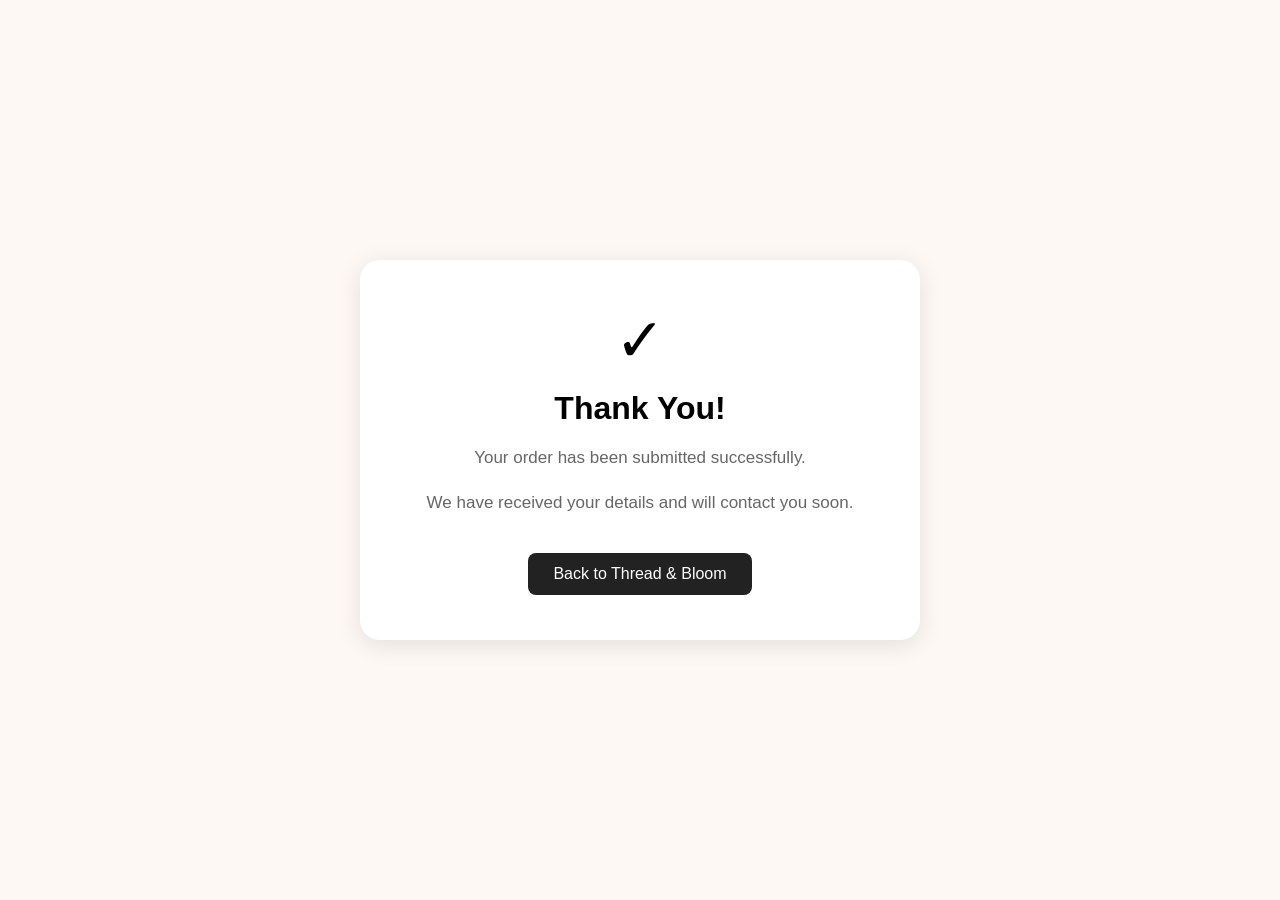
<file: thank-you.html>
<!DOCTYPE html>
<html lang="en">
<head>
    <meta charset="UTF-8">
    <meta name="viewport" content="width=device-width, initial-scale=1.0">
    <title>Thank You | Thread & Bloom</title>

    <style>
        body {
            margin: 0;
            font-family: Arial, sans-serif;
            background: #fdf8f3;
            display: flex;
            justify-content: center;
            align-items: center;
            min-height: 100vh;
            text-align: center;
        }

        .thank-you-box {
            background: white;
            padding: 45px 30px;
            border-radius: 20px;
            box-shadow: 0 5px 25px rgba(0,0,0,0.1);
            max-width: 500px;
            width: 90%;
        }

        .check {
            font-size: 60px;
            margin-bottom: 15px;
        }

        h1 {
            margin: 10px 0;
            font-size: 32px;
        }

        p {
            color: #666;
            font-size: 17px;
            line-height: 1.6;
        }

        .back-btn {
            display: inline-block;
            margin-top: 20px;
            padding: 12px 25px;
            background: #222;
            color: white;
            text-decoration: none;
            border-radius: 8px;
        }

        .back-btn:hover {
            opacity: 0.85;
        }
    </style>
</head>

<body>

    <div class="thank-you-box">

        <div class="check">✓</div>

        <h1>Thank You!</h1>

        <p>
            Your order has been submitted successfully.
        </p>

        <p>
            We have received your details and will contact you soon.
        </p>

        <a href="index.html" class="back-btn">
            Back to Thread & Bloom
        </a>

    </div>

</body>
</html>
</file>
<file: css/style.css>
:root{
    --linen: #F3E9DD;
    --linen-deep: #ECDECB;
    --paper: #FBF5EC;
    --ink: #3A2C22;
    --ink-soft: #7A6857;
    --plum: #833C4C;
    --plum-deep: #6B2E3C;
    --moss: #6E7A50;
    --moss-deep: #545E3C;
    --marigold: #D69436;
    --border: #DCC9AE;
    --shadow: rgba(58, 44, 34, 0.14);
    --radius: 22px;
  }

  *{ box-sizing: border-box; }
  html{ scroll-behavior: smooth; }
  body{
    margin:0;
    background: var(--linen);
    color: var(--ink);
    font-family: 'Work Sans', sans-serif;
    font-weight: 400;
    line-height: 1.6;
    -webkit-font-smoothing: antialiased;
  }
  img{ max-width:100%; display:block; }
  a{ color: inherit; text-decoration:none; }
  ul{ margin:0; padding:0; list-style:none; }
  button{ font-family: inherit; cursor:pointer; }
  input, textarea, select{ font-family: inherit; font-size: 1rem; }

  h1,h2,h3,h4{
    font-family:'Fraunces', serif;
    font-weight: 600;
    margin: 0 0 0.5em 0;
    color: var(--plum-deep);
    letter-spacing: -0.01em;
  }
  .display{ font-weight: 500; }
  .script{
    font-family:'Caveat', cursive;
    font-weight: 600;
    color: var(--marigold);
  }

  /* ---------- Texture ---------- */
  .linen-bg{
    background-color: var(--linen);
    background-image:
      radial-gradient(circle at 1px 1px, rgba(131,60,76,0.06) 1px, transparent 0);
    background-size: 22px 22px;
  }

  /* ---------- Stitch divider (signature element) ---------- */
  .stitch{
    width:100%;
    height: 18px;
    display:block;
  }
  .stitch svg{ width:100%; height:100%; display:block; }
  .stitch-underline{
    display:inline-block;
    width: 100%;
    max-width: 220px;
    margin-top: 6px;
  }

  /* ---------- Layout helpers ---------- */
  .wrap{ max-width: 1180px; margin: 0 auto; padding: 0 28px; }
  .section{ padding: 96px 0; }
  .section-tight{ padding: 64px 0; }
  .center{ text-align:center; }
  .eyebrow{
    font-family:'Caveat', cursive;
    font-size: 1.4rem;
    color: var(--moss-deep);
    display:inline-block;
    margin-bottom: 6px;
    transform: rotate(-2deg);
  }
  .lede{
    color: var(--ink-soft);
    font-size: 1.08rem;
    max-width: 620px;
  }
  .center .lede{ margin-left:auto; margin-right:auto; }

  .btn{
    display:inline-flex;
    align-items:center;
    gap:8px;
    padding: 15px 30px;
    border-radius: 999px;
    font-weight: 600;
    font-size: 1rem;
    border: 2px solid transparent;
    transition: transform .25s ease, box-shadow .25s ease, background .25s ease;
  }
  .btn-primary{
    background: var(--plum);
    color: var(--paper);
    box-shadow: 0 8px 20px -8px rgba(107,46,60,0.65);
  }
  .btn-primary:hover{ transform: translateY(-2px) rotate(-0.5deg); background: var(--plum-deep); }
  .btn-outline{
    background: transparent;
    color: var(--plum-deep);
    border: 2px dashed var(--plum);
  }
  .btn-outline:hover{ transform: translateY(-2px) rotate(0.5deg); background: rgba(131,60,76,0.06); }
  .btn-small{ padding: 10px 20px; font-size: 0.9rem; }

  /* ---------- Header / Nav ---------- */
  header{
    position: sticky; top:0; z-index: 500;
    background: rgba(243,233,221,0.92);
    backdrop-filter: blur(6px);
    border-bottom: 1px solid var(--border);
  }
  .nav-wrap{
    max-width:1180px; margin:0 auto; padding: 16px 28px;
    display:flex; align-items:center; justify-content:space-between;
  }
  .logo{
    display:flex; align-items:center; gap:10px;
    font-family:'Fraunces', serif; font-weight:600; font-size:1.35rem;
    color: var(--plum-deep);
  }
  .logo .script{ font-size: 1.6rem; margin-left: 2px; }
  nav.links{ display:flex; gap: 6px; align-items:center; }
  nav.links a{
    padding: 8px 16px;
    font-weight: 500;
    font-size: 0.98rem;
    color: var(--ink-soft);
    border-radius: 999px;
    transition: background .2s, color .2s;
    position: relative;
  }
  nav.links a:hover{ color: var(--plum-deep); background: rgba(131,60,76,0.08); }
  nav.links a.active{ color: var(--plum-deep); background: var(--linen-deep); font-weight:600; }
  .nav-cta{ margin-left: 8px; }

  .hamburger{
    display:none; flex-direction:column; gap:5px; background:none; border:none; padding: 8px;
  }
  .hamburger span{ width: 26px; height: 2px; background: var(--plum-deep); border-radius: 2px; }

  .mobile-panel{
    display:none;
    position: fixed; inset: 0; z-index: 600;
    background: var(--linen);
    padding: 24px 28px;
  }
  .mobile-panel.open{ display:block; }
  .mobile-panel-top{ display:flex; justify-content:space-between; align-items:center; margin-bottom: 30px; }
  .mobile-panel a{
    display:block; font-family:'Fraunces',serif; font-size: 1.6rem; padding: 14px 0;
    border-bottom: 1px dashed var(--border); color: var(--ink);
  }

  /* ---------- Pages ---------- */
  .page{ display:none; }
  .page.active{ display:block; animation: fadein .5s ease; }
  @keyframes fadein{ from{ opacity:0; transform: translateY(10px);} to{opacity:1; transform:none;} }

  /* ---------- Hero ---------- */
  .hero{
    padding: 76px 0 40px;
    position: relative;
    overflow:hidden;
  }
  .hero-grid{
    display:grid; grid-template-columns: 1.05fr 0.95fr; gap: 60px; align-items:center;
  }
  .hero h1{
    font-size: clamp(2.4rem, 4.6vw, 3.6rem);
    line-height: 1.08;
    color: var(--plum-deep);
  }
  .hero .subtitle{
    font-family:'Caveat', cursive;
    font-size: 1.6rem;
    color: var(--moss-deep);
    margin: 6px 0 20px;
  }
  .hero .lede{ margin-bottom: 30px; }
  .hero-btns{ display:flex; gap: 16px; flex-wrap:wrap; }

  .hero-cluster{ position:relative; height: 420px; }
  .swatch{
    position:absolute;
    border-radius: 14px;
    box-shadow: 0 18px 34px -14px var(--shadow);
    border: 8px solid var(--paper);
    overflow:hidden;
  }
  .swatch img, .swatch .placeholder{ width:100%; height:100%; }
  .swatch.s1{ width: 58%; top: 0; left: 0; transform: rotate(-6deg); z-index:2; }
  .swatch.s2{ width: 50%; top: 42%; left: 40%; transform: rotate(5deg); z-index:3; }
  .swatch.s3{ width: 40%; top: 4%; left: 58%; transform: rotate(9deg); z-index:1; }
  .tape{
    position:absolute; width: 70px; height: 26px;
    background: rgba(214,148,54,0.55);
    top:-10px; left: 40%;
    transform: rotate(-8deg);
    z-index: 4;
    box-shadow: 0 2px 4px rgba(0,0,0,0.08);
  }

  /* ---------- Placeholder photo slots ---------- */
  .photo-slot{
    background:
      repeating-linear-gradient(135deg, rgba(131,60,76,0.06) 0 10px, transparent 10px 20px),
      var(--paper);
    border: 2px dashed var(--border);
    border-radius: 14px;
    display:flex; flex-direction:column; align-items:center; justify-content:center;
    gap: 8px;
    color: var(--ink-soft);
    text-align:center;
    padding: 18px;
    min-height: 160px;
  }
  .photo-slot svg{ width: 34px; height: 34px; opacity: 0.65; }
  .photo-slot .ph-label{ font-size: 0.82rem; font-weight:600; letter-spacing: 0.02em; }
  .photo-slot .ph-sub{ font-size: 0.72rem; opacity: 0.8; }

  /* ---------- Craft intro cards ---------- */
  .craft-grid{
    display:grid; grid-template-columns: repeat(3, 1fr); gap: 28px; margin-top: 50px;
  }
  .craft-card{
    background: var(--paper);
    border-radius: var(--radius);
    padding: 34px 28px;
    box-shadow: 0 14px 30px -18px var(--shadow);
    border: 1px solid var(--border);
    transition: transform .3s ease, box-shadow .3s ease;
  }
  .craft-card:hover{ transform: translateY(-6px); box-shadow: 0 22px 34px -18px var(--shadow); }
  .craft-icon{
    width: 54px; height:54px; border-radius: 50%;
    background: var(--linen-deep);
    display:flex; align-items:center; justify-content:center;
    margin-bottom: 18px;
  }
  .craft-icon svg{ width: 28px; height: 28px; stroke: var(--plum); }
  .craft-card h3{ font-size: 1.35rem; }
  .craft-card p{ color: var(--ink-soft); font-size: 0.97rem; }
  .craft-card .link-more{
    display:inline-flex; align-items:center; gap:6px; margin-top: 14px;
    font-weight:600; color: var(--plum-deep); font-size: 0.92rem;
  }

  /* ---------- Steps ---------- */
  .steps{ display:grid; grid-template-columns: repeat(3,1fr); gap: 36px; margin-top: 50px; position:relative; }
  .step{ text-align:center; position:relative; }
  .step-mark{
    font-family:'Caveat', cursive; font-size: 2.3rem; color: var(--marigold);
    display:block; margin-bottom: 4px;
  }
  .step h4{ font-size: 1.15rem; margin-bottom: 8px; }
  .step p{ color: var(--ink-soft); font-size: 0.93rem; }

  /* ---------- Testimonial-style note ---------- */
  .note-card{
    background: var(--paper);
    border: 1px dashed var(--border);
    border-radius: var(--radius);
    padding: 34px;
    max-width: 640px;
    margin: 0 auto;
    text-align:center;
  }
  .note-card .script{ font-size: 1.5rem; display:block; margin-bottom: 10px; }

  /* ---------- Services page ---------- */
  .service-block{
    display:grid; grid-template-columns: 1fr 1fr; gap: 60px; align-items:center;
    padding: 70px 0;
  }
  .service-block.reverse{ direction: rtl; }
  .service-block.reverse > *{ direction: ltr; }
  .service-block + .service-block{ border-top: 1px dashed var(--border); }
  .service-photos{ display:grid; grid-template-columns: 1fr 1fr; gap: 16px; }
  .service-photos .photo-slot:first-child{ grid-column: 1 / -1; min-height: 220px; }
  .service-text .tag{
    display:inline-block; background: var(--linen-deep); color: var(--moss-deep);
    padding: 5px 14px; border-radius: 999px; font-size: 0.78rem; font-weight:700;
    letter-spacing: 0.06em; text-transform: uppercase; margin-bottom: 14px;
  }
  .service-text ul{ margin: 18px 0 26px; }
  .service-text li{
    padding-left: 26px; position:relative; margin-bottom: 10px; color: var(--ink-soft); font-size: 0.96rem;
  }
  .service-text li::before{
    content:'✦'; position:absolute; left:0; top:1px; color: var(--marigold); font-size: 0.9rem;
  }

  /* ---------- Gallery ---------- */
  .filter-row{ display:flex; gap:10px; justify-content:center; flex-wrap:wrap; margin: 34px 0 46px; }
  .filter-btn{
    padding: 9px 20px; border-radius: 999px; border: 1.5px solid var(--border);
    background: var(--paper); font-weight:600; font-size: 0.9rem; color: var(--ink-soft);
    transition: all .2s ease;
  }
  .filter-btn.active, .filter-btn:hover{ background: var(--plum); color: var(--paper); border-color: var(--plum); }
  .gallery-grid{
    columns: 3 260px; column-gap: 20px;
  }
  .gallery-item{
    break-inside: avoid; margin-bottom: 20px; border-radius: 16px; overflow:hidden;
  }
  .gallery-item .photo-slot{ border-radius: 16px; }
  .gallery-item.h1 .photo-slot{ min-height: 200px; }
  .gallery-item.h2 .photo-slot{ min-height: 280px; }
  .gallery-item.h3 .photo-slot{ min-height: 230px; }
  .gallery-item{ display:block; }
  .gallery-item.hidden{ display:none; }
  .gallery-cap{
    font-size: 0.78rem; color: var(--ink-soft); margin-top: 6px; padding-left: 4px;
  }

  /* ---------- Order form ---------- */
  .order-layout{ display:grid; grid-template-columns: 1.1fr 0.9fr; gap: 56px; align-items:start; }
  .form-card{
    background: var(--paper); border-radius: var(--radius); padding: 40px;
    border: 1px solid var(--border); box-shadow: 0 14px 34px -20px var(--shadow);
  }
  .field{ margin-bottom: 22px; }
  .field label{
    display:block; font-weight:600; font-size: 0.9rem; margin-bottom: 8px; color: var(--plum-deep);
  }
  .field .hint{ font-size: 0.78rem; color: var(--ink-soft); font-weight: 400; margin-top: 4px; }
  .field input[type=text], .field input[type=tel], .field input[type=email], .field input[type=date], .field select, .field textarea{
    width:100%; padding: 13px 16px; border-radius: 12px; border: 1.5px solid var(--border);
    background: var(--linen); color: var(--ink); transition: border-color .2s, background .2s;
  }
  .field input:focus, .field select:focus, .field textarea:focus{
    outline: none; border-color: var(--plum); background: var(--paper);
  }
  .field textarea{ min-height: 110px; resize: vertical; }
  .field-row{ display:grid; grid-template-columns: 1fr 1fr; gap: 18px; }
  .upload-box{
    border: 2px dashed var(--border); border-radius: 14px; padding: 26px; text-align:center;
    background: var(--linen); cursor:pointer; transition: border-color .2s;
  }
  .upload-box:hover{ border-color: var(--plum); }
  .upload-box svg{ width:30px; height:30px; margin-bottom:8px; opacity:0.7; }
  .upload-box input{ display:none; }
  .file-name{ margin-top: 10px; font-size: 0.85rem; color: var(--moss-deep); font-weight:600; }

  .price-note{
    margin-top: 8px; background: var(--linen-deep); border-radius: 12px; padding: 14px 16px;
    font-size: 0.86rem; color: var(--ink-soft); display:none;
  }
  .price-note.show{ display:block; }
  .price-note ul{ margin-top: 6px; }
  .price-note li{ margin-bottom: 4px; }
  .price-note li::before{ content:'· '; color: var(--marigold); font-weight:700; }

  .order-side{ position:sticky; top: 100px; }
  .order-side .side-card{
    background: var(--linen-deep); border-radius: var(--radius); padding: 30px; margin-bottom: 22px;
  }
  .order-side .side-card h4{ font-size: 1.05rem; }
  .order-side .side-card p{ font-size: 0.9rem; color: var(--ink-soft); }

  .confirm-box{
    display:none; margin-top: 20px; background: var(--linen-deep); border: 1px dashed var(--moss);
    border-radius: 14px; padding: 18px 20px; font-size: 0.9rem; color: var(--moss-deep); font-weight: 600;
  }
  .confirm-box.show{ display:block; }

  /* ---------- About ---------- */
  .about-grid{ display:grid; grid-template-columns: 0.85fr 1.15fr; gap: 60px; align-items:center; }
  .about-text p{ color: var(--ink-soft); margin-bottom: 16px; }
  .values-row{ display:flex; gap: 18px; margin-top: 30px; flex-wrap:wrap; }
  .value-chip{
    background: var(--paper); border: 1px solid var(--border); border-radius: 999px;
    padding: 10px 18px; font-size: 0.86rem; font-weight:600; color: var(--plum-deep);
  }

  /* ---------- Contact ---------- */
  .contact-grid{ display:grid; grid-template-columns: repeat(3,1fr); gap: 24px; margin-top: 46px; }
  .contact-card{
    background: var(--paper); border: 1px solid var(--border); border-radius: var(--radius);
    padding: 32px; text-align:center; transition: transform .25s;
  }
  .contact-card:hover{ transform: translateY(-5px); }
  .contact-card .c-icon{
    width: 54px; height:54px; border-radius:50%; background: var(--linen-deep);
    display:flex; align-items:center; justify-content:center; margin: 0 auto 16px;
  }
  .contact-card .c-icon svg{ width:26px; height:26px; stroke: var(--plum); }
  .contact-card h4{ font-size: 1.1rem; margin-bottom: 6px; }
  .contact-card p{ color: var(--ink-soft); font-size: 0.9rem; margin-bottom: 16px; }

  .big-cta{ text-align:center; margin-top: 60px; }
  .big-cta p.lede{ margin: 14px auto 26px; }

  /* ---------- Footer ---------- */
  footer{
    background: var(--plum-deep); color: var(--linen); padding: 56px 0 26px; margin-top: 40px;
  }
  .footer-grid{ display:grid; grid-template-columns: 1.3fr 1fr 1fr; gap: 40px; margin-bottom: 40px; }
  footer h4{ color: var(--linen); font-family:'Fraunces',serif; font-size: 1.1rem; }
  footer p, footer a{ color: rgba(243,233,221,0.78); font-size: 0.92rem; }
  footer ul li{ margin-bottom: 10px; }
  footer a:hover{ color: var(--linen); }
  .footer-bottom{
    border-top: 1px solid rgba(243,233,221,0.18); padding-top: 22px;
    display:flex; justify-content:space-between; flex-wrap:wrap; gap:10px;
    font-size: 0.82rem; color: rgba(243,233,221,0.6);
  }
  .footer-bottom .script{ color: var(--marigold); }

  /* ---------- Reveal on scroll ---------- */
  .reveal{ opacity:0; transform: translateY(18px); transition: opacity .7s ease, transform .7s ease; }
  .reveal.in{ opacity:1; transform:none; }

  /* ---------- Responsive ---------- */
  @media (max-width: 940px){
    .hero-grid{ grid-template-columns: 1fr; }
    .hero-cluster{ height: 320px; margin-top: 20px; }
    .craft-grid{ grid-template-columns: 1fr; }
    .steps{ grid-template-columns: 1fr; }
    .service-block{ grid-template-columns: 1fr; padding: 40px 0; }
    .service-block.reverse{ direction: ltr; }
    .service-block .service-photos{ order: -1; }
    .order-layout{ grid-template-columns: 1fr; }
    .order-side{ position:static; }
    .about-grid{ grid-template-columns: 1fr; }
    .contact-grid{ grid-template-columns: 1fr; }
    .footer-grid{ grid-template-columns: 1fr; }
    nav.links{ display:none; }
    .hamburger{ display:flex; }
    .gallery-grid{ columns: 2 200px; }
  }
  @media (max-width: 560px){
    .field-row{ grid-template-columns: 1fr; }
    .gallery-grid{ columns: 1; }
    .section{ padding: 60px 0; }
  }

  @media (prefers-reduced-motion: reduce){
    *{ animation: none !important; transition: none !important; }
  }
/* ==========================================
   FINAL PAGE NAVIGATION FIX
========================================== */

.page {
    display: none !important;
    visibility: hidden !important;
    opacity: 0 !important;
    height: 0 !important;
    overflow: hidden !important;
}

.page.active {
    display: block !important;
    visibility: visible !important;
    opacity: 1 !important;
    height: auto !important;
    min-height: 400px !important;
    overflow: visible !important;
}

/* Make the contents visible */
.page.active .center,
.page.active .wrap,
.page.active .section-tight,
.page.active .reveal,
.page.active .contact-card,
.page.active .form-card {
    visibility: visible !important;
    opacity: 1 !important;
    transform: none !important;
}
.price-note {
  font-weight: 700;
  color: #8b3f55;
  background: #f7e5d2;
  padding: 8px 14px;
  border-radius: 8px;
  display: inline-block;
  margin-top: 6px;
}
.my-work-note {
    text-align: center;
    font-weight: 600;
    color: #8b3f55;
    margin: 15px auto 25px;
    max-width: 700px;
    line-height: 1.6;
}
</file>
<file: handmade-art-website/css/style.css>
:root{
    --linen: #F3E9DD;
    --linen-deep: #ECDECB;
    --paper: #FBF5EC;
    --ink: #3A2C22;
    --ink-soft: #7A6857;
    --plum: #833C4C;
    --plum-deep: #6B2E3C;
    --moss: #6E7A50;
    --moss-deep: #545E3C;
    --marigold: #D69436;
    --border: #DCC9AE;
    --shadow: rgba(58, 44, 34, 0.14);
    --radius: 22px;
  }

  *{ box-sizing: border-box; }
  html{ scroll-behavior: smooth; }
  body{
    margin:0;
    background: var(--linen);
    color: var(--ink);
    font-family: 'Work Sans', sans-serif;
    font-weight: 400;
    line-height: 1.6;
    -webkit-font-smoothing: antialiased;
  }
  img{ max-width:100%; display:block; }
  a{ color: inherit; text-decoration:none; }
  ul{ margin:0; padding:0; list-style:none; }
  button{ font-family: inherit; cursor:pointer; }
  input, textarea, select{ font-family: inherit; font-size: 1rem; }

  h1,h2,h3,h4{
    font-family:'Fraunces', serif;
    font-weight: 600;
    margin: 0 0 0.5em 0;
    color: var(--plum-deep);
    letter-spacing: -0.01em;
  }
  .display{ font-weight: 500; }
  .script{
    font-family:'Caveat', cursive;
    font-weight: 600;
    color: var(--marigold);
  }

  /* ---------- Texture ---------- */
  .linen-bg{
    background-color: var(--linen);
    background-image:
      radial-gradient(circle at 1px 1px, rgba(131,60,76,0.06) 1px, transparent 0);
    background-size: 22px 22px;
  }

  /* ---------- Stitch divider (signature element) ---------- */
  .stitch{
    width:100%;
    height: 18px;
    display:block;
  }
  .stitch svg{ width:100%; height:100%; display:block; }
  .stitch-underline{
    display:inline-block;
    width: 100%;
    max-width: 220px;
    margin-top: 6px;
  }

  /* ---------- Layout helpers ---------- */
  .wrap{ max-width: 1180px; margin: 0 auto; padding: 0 28px; }
  .section{ padding: 96px 0; }
  .section-tight{ padding: 64px 0; }
  .center{ text-align:center; }
  .eyebrow{
    font-family:'Caveat', cursive;
    font-size: 1.4rem;
    color: var(--moss-deep);
    display:inline-block;
    margin-bottom: 6px;
    transform: rotate(-2deg);
  }
  .lede{
    color: var(--ink-soft);
    font-size: 1.08rem;
    max-width: 620px;
  }
  .center .lede{ margin-left:auto; margin-right:auto; }

  .btn{
    display:inline-flex;
    align-items:center;
    gap:8px;
    padding: 15px 30px;
    border-radius: 999px;
    font-weight: 600;
    font-size: 1rem;
    border: 2px solid transparent;
    transition: transform .25s ease, box-shadow .25s ease, background .25s ease;
  }
  .btn-primary{
    background: var(--plum);
    color: var(--paper);
    box-shadow: 0 8px 20px -8px rgba(107,46,60,0.65);
  }
  .btn-primary:hover{ transform: translateY(-2px) rotate(-0.5deg); background: var(--plum-deep); }
  .btn-outline{
    background: transparent;
    color: var(--plum-deep);
    border: 2px dashed var(--plum);
  }
  .btn-outline:hover{ transform: translateY(-2px) rotate(0.5deg); background: rgba(131,60,76,0.06); }
  .btn-small{ padding: 10px 20px; font-size: 0.9rem; }

  /* ---------- Header / Nav ---------- */
  header{
    position: sticky; top:0; z-index: 500;
    background: rgba(243,233,221,0.92);
    backdrop-filter: blur(6px);
    border-bottom: 1px solid var(--border);
  }
  .nav-wrap{
    max-width:1180px; margin:0 auto; padding: 16px 28px;
    display:flex; align-items:center; justify-content:space-between;
  }
  .logo{
    display:flex; align-items:center; gap:10px;
    font-family:'Fraunces', serif; font-weight:600; font-size:1.35rem;
    color: var(--plum-deep);
  }
  .logo .script{ font-size: 1.6rem; margin-left: 2px; }
  nav.links{ display:flex; gap: 6px; align-items:center; }
  nav.links a{
    padding: 8px 16px;
    font-weight: 500;
    font-size: 0.98rem;
    color: var(--ink-soft);
    border-radius: 999px;
    transition: background .2s, color .2s;
    position: relative;
  }
  nav.links a:hover{ color: var(--plum-deep); background: rgba(131,60,76,0.08); }
  nav.links a.active{ color: var(--plum-deep); background: var(--linen-deep); font-weight:600; }
  .nav-cta{ margin-left: 8px; }

  .hamburger{
    display:none; flex-direction:column; gap:5px; background:none; border:none; padding: 8px;
  }
  .hamburger span{ width: 26px; height: 2px; background: var(--plum-deep); border-radius: 2px; }

  .mobile-panel{
    display:none;
    position: fixed; inset: 0; z-index: 600;
    background: var(--linen);
    padding: 24px 28px;
  }
  .mobile-panel.open{ display:block; }
  .mobile-panel-top{ display:flex; justify-content:space-between; align-items:center; margin-bottom: 30px; }
  .mobile-panel a{
    display:block; font-family:'Fraunces',serif; font-size: 1.6rem; padding: 14px 0;
    border-bottom: 1px dashed var(--border); color: var(--ink);
  }

  /* ---------- Pages ---------- */
  .page{ display:none; }
  .page.active{ display:block; animation: fadein .5s ease; }
  @keyframes fadein{ from{ opacity:0; transform: translateY(10px);} to{opacity:1; transform:none;} }

  /* ---------- Hero ---------- */
  .hero{
    padding: 76px 0 40px;
    position: relative;
    overflow:hidden;
  }
  .hero-grid{
    display:grid; grid-template-columns: 1.05fr 0.95fr; gap: 60px; align-items:center;
  }
  .hero h1{
    font-size: clamp(2.4rem, 4.6vw, 3.6rem);
    line-height: 1.08;
    color: var(--plum-deep);
  }
  .hero .subtitle{
    font-family:'Caveat', cursive;
    font-size: 1.6rem;
    color: var(--moss-deep);
    margin: 6px 0 20px;
  }
  .hero .lede{ margin-bottom: 30px; }
  .hero-btns{ display:flex; gap: 16px; flex-wrap:wrap; }

  .hero-cluster{ position:relative; height: 420px; }
  .swatch{
    position:absolute;
    border-radius: 14px;
    box-shadow: 0 18px 34px -14px var(--shadow);
    border: 8px solid var(--paper);
    overflow:hidden;
  }
  .swatch img, .swatch .placeholder{ width:100%; height:100%; }
  .swatch.s1{ width: 58%; top: 0; left: 0; transform: rotate(-6deg); z-index:2; }
  .swatch.s2{ width: 50%; top: 42%; left: 40%; transform: rotate(5deg); z-index:3; }
  .swatch.s3{ width: 40%; top: 4%; left: 58%; transform: rotate(9deg); z-index:1; }
  .tape{
    position:absolute; width: 70px; height: 26px;
    background: rgba(214,148,54,0.55);
    top:-10px; left: 40%;
    transform: rotate(-8deg);
    z-index: 4;
    box-shadow: 0 2px 4px rgba(0,0,0,0.08);
  }

  /* ---------- Placeholder photo slots ---------- */
  .photo-slot{
    background:
      repeating-linear-gradient(135deg, rgba(131,60,76,0.06) 0 10px, transparent 10px 20px),
      var(--paper);
    border: 2px dashed var(--border);
    border-radius: 14px;
    display:flex; flex-direction:column; align-items:center; justify-content:center;
    gap: 8px;
    color: var(--ink-soft);
    text-align:center;
    padding: 18px;
    min-height: 160px;
  }
  .photo-slot svg{ width: 34px; height: 34px; opacity: 0.65; }
  .photo-slot .ph-label{ font-size: 0.82rem; font-weight:600; letter-spacing: 0.02em; }
  .photo-slot .ph-sub{ font-size: 0.72rem; opacity: 0.8; }

  /* ---------- Craft intro cards ---------- */
  .craft-grid{
    display:grid; grid-template-columns: repeat(3, 1fr); gap: 28px; margin-top: 50px;
  }
  .craft-card{
    background: var(--paper);
    border-radius: var(--radius);
    padding: 34px 28px;
    box-shadow: 0 14px 30px -18px var(--shadow);
    border: 1px solid var(--border);
    transition: transform .3s ease, box-shadow .3s ease;
  }
  .craft-card:hover{ transform: translateY(-6px); box-shadow: 0 22px 34px -18px var(--shadow); }
  .craft-icon{
    width: 54px; height:54px; border-radius: 50%;
    background: var(--linen-deep);
    display:flex; align-items:center; justify-content:center;
    margin-bottom: 18px;
  }
  .craft-icon svg{ width: 28px; height: 28px; stroke: var(--plum); }
  .craft-card h3{ font-size: 1.35rem; }
  .craft-card p{ color: var(--ink-soft); font-size: 0.97rem; }
  .craft-card .link-more{
    display:inline-flex; align-items:center; gap:6px; margin-top: 14px;
    font-weight:600; color: var(--plum-deep); font-size: 0.92rem;
  }

  /* ---------- Steps ---------- */
  .steps{ display:grid; grid-template-columns: repeat(3,1fr); gap: 36px; margin-top: 50px; position:relative; }
  .step{ text-align:center; position:relative; }
  .step-mark{
    font-family:'Caveat', cursive; font-size: 2.3rem; color: var(--marigold);
    display:block; margin-bottom: 4px;
  }
  .step h4{ font-size: 1.15rem; margin-bottom: 8px; }
  .step p{ color: var(--ink-soft); font-size: 0.93rem; }

  /* ---------- Testimonial-style note ---------- */
  .note-card{
    background: var(--paper);
    border: 1px dashed var(--border);
    border-radius: var(--radius);
    padding: 34px;
    max-width: 640px;
    margin: 0 auto;
    text-align:center;
  }
  .note-card .script{ font-size: 1.5rem; display:block; margin-bottom: 10px; }

  /* ---------- Services page ---------- */
  .service-block{
    display:grid; grid-template-columns: 1fr 1fr; gap: 60px; align-items:center;
    padding: 70px 0;
  }
  .service-block.reverse{ direction: rtl; }
  .service-block.reverse > *{ direction: ltr; }
  .service-block + .service-block{ border-top: 1px dashed var(--border); }
  .service-photos{ display:grid; grid-template-columns: 1fr 1fr; gap: 16px; }
  .service-photos .photo-slot:first-child{ grid-column: 1 / -1; min-height: 220px; }
  .service-text .tag{
    display:inline-block; background: var(--linen-deep); color: var(--moss-deep);
    padding: 5px 14px; border-radius: 999px; font-size: 0.78rem; font-weight:700;
    letter-spacing: 0.06em; text-transform: uppercase; margin-bottom: 14px;
  }
  .service-text ul{ margin: 18px 0 26px; }
  .service-text li{
    padding-left: 26px; position:relative; margin-bottom: 10px; color: var(--ink-soft); font-size: 0.96rem;
  }
  .service-text li::before{
    content:'✦'; position:absolute; left:0; top:1px; color: var(--marigold); font-size: 0.9rem;
  }

  /* ---------- Gallery ---------- */
  .filter-row{ display:flex; gap:10px; justify-content:center; flex-wrap:wrap; margin: 34px 0 46px; }
  .filter-btn{
    padding: 9px 20px; border-radius: 999px; border: 1.5px solid var(--border);
    background: var(--paper); font-weight:600; font-size: 0.9rem; color: var(--ink-soft);
    transition: all .2s ease;
  }
  .filter-btn.active, .filter-btn:hover{ background: var(--plum); color: var(--paper); border-color: var(--plum); }
  .gallery-grid{
    columns: 3 260px; column-gap: 20px;
  }
  .gallery-item{
    break-inside: avoid; margin-bottom: 20px; border-radius: 16px; overflow:hidden;
  }
  .gallery-item .photo-slot{ border-radius: 16px; }
  .gallery-item.h1 .photo-slot{ min-height: 200px; }
  .gallery-item.h2 .photo-slot{ min-height: 280px; }
  .gallery-item.h3 .photo-slot{ min-height: 230px; }
  .gallery-item{ display:block; }
  .gallery-item.hidden{ display:none; }
  .gallery-cap{
    font-size: 0.78rem; color: var(--ink-soft); margin-top: 6px; padding-left: 4px;
  }

  /* ---------- Order form ---------- */
  .order-layout{ display:grid; grid-template-columns: 1.1fr 0.9fr; gap: 56px; align-items:start; }
  .form-card{
    background: var(--paper); border-radius: var(--radius); padding: 40px;
    border: 1px solid var(--border); box-shadow: 0 14px 34px -20px var(--shadow);
  }
  .field{ margin-bottom: 22px; }
  .field label{
    display:block; font-weight:600; font-size: 0.9rem; margin-bottom: 8px; color: var(--plum-deep);
  }
  .field .hint{ font-size: 0.78rem; color: var(--ink-soft); font-weight: 400; margin-top: 4px; }
  .field input[type=text], .field input[type=tel], .field input[type=email], .field input[type=date], .field select, .field textarea{
    width:100%; padding: 13px 16px; border-radius: 12px; border: 1.5px solid var(--border);
    background: var(--linen); color: var(--ink); transition: border-color .2s, background .2s;
  }
  .field input:focus, .field select:focus, .field textarea:focus{
    outline: none; border-color: var(--plum); background: var(--paper);
  }
  .field textarea{ min-height: 110px; resize: vertical; }
  .field-row{ display:grid; grid-template-columns: 1fr 1fr; gap: 18px; }
  .upload-box{
    border: 2px dashed var(--border); border-radius: 14px; padding: 26px; text-align:center;
    background: var(--linen); cursor:pointer; transition: border-color .2s;
  }
  .upload-box:hover{ border-color: var(--plum); }
  .upload-box svg{ width:30px; height:30px; margin-bottom:8px; opacity:0.7; }
  .upload-box input{ display:none; }
  .file-name{ margin-top: 10px; font-size: 0.85rem; color: var(--moss-deep); font-weight:600; }

  .price-note{
    margin-top: 8px; background: var(--linen-deep); border-radius: 12px; padding: 14px 16px;
    font-size: 0.86rem; color: var(--ink-soft); display:none;
  }
  .price-note.show{ display:block; }
  .price-note ul{ margin-top: 6px; }
  .price-note li{ margin-bottom: 4px; }
  .price-note li::before{ content:'· '; color: var(--marigold); font-weight:700; }

  .order-side{ position:sticky; top: 100px; }
  .order-side .side-card{
    background: var(--linen-deep); border-radius: var(--radius); padding: 30px; margin-bottom: 22px;
  }
  .order-side .side-card h4{ font-size: 1.05rem; }
  .order-side .side-card p{ font-size: 0.9rem; color: var(--ink-soft); }

  .confirm-box{
    display:none; margin-top: 20px; background: var(--linen-deep); border: 1px dashed var(--moss);
    border-radius: 14px; padding: 18px 20px; font-size: 0.9rem; color: var(--moss-deep); font-weight: 600;
  }
  .confirm-box.show{ display:block; }

  /* ---------- About ---------- */
  .about-grid{ display:grid; grid-template-columns: 0.85fr 1.15fr; gap: 60px; align-items:center; }
  .about-text p{ color: var(--ink-soft); margin-bottom: 16px; }
  .values-row{ display:flex; gap: 18px; margin-top: 30px; flex-wrap:wrap; }
  .value-chip{
    background: var(--paper); border: 1px solid var(--border); border-radius: 999px;
    padding: 10px 18px; font-size: 0.86rem; font-weight:600; color: var(--plum-deep);
  }

  /* ---------- Contact ---------- */
  .contact-grid{ display:grid; grid-template-columns: repeat(3,1fr); gap: 24px; margin-top: 46px; }
  .contact-card{
    background: var(--paper); border: 1px solid var(--border); border-radius: var(--radius);
    padding: 32px; text-align:center; transition: transform .25s;
  }
  .contact-card:hover{ transform: translateY(-5px); }
  .contact-card .c-icon{
    width: 54px; height:54px; border-radius:50%; background: var(--linen-deep);
    display:flex; align-items:center; justify-content:center; margin: 0 auto 16px;
  }
  .contact-card .c-icon svg{ width:26px; height:26px; stroke: var(--plum); }
  .contact-card h4{ font-size: 1.1rem; margin-bottom: 6px; }
  .contact-card p{ color: var(--ink-soft); font-size: 0.9rem; margin-bottom: 16px; }

  .big-cta{ text-align:center; margin-top: 60px; }
  .big-cta p.lede{ margin: 14px auto 26px; }

  /* ---------- Footer ---------- */
  footer{
    background: var(--plum-deep); color: var(--linen); padding: 56px 0 26px; margin-top: 40px;
  }
  .footer-grid{ display:grid; grid-template-columns: 1.3fr 1fr 1fr; gap: 40px; margin-bottom: 40px; }
  footer h4{ color: var(--linen); font-family:'Fraunces',serif; font-size: 1.1rem; }
  footer p, footer a{ color: rgba(243,233,221,0.78); font-size: 0.92rem; }
  footer ul li{ margin-bottom: 10px; }
  footer a:hover{ color: var(--linen); }
  .footer-bottom{
    border-top: 1px solid rgba(243,233,221,0.18); padding-top: 22px;
    display:flex; justify-content:space-between; flex-wrap:wrap; gap:10px;
    font-size: 0.82rem; color: rgba(243,233,221,0.6);
  }
  .footer-bottom .script{ color: var(--marigold); }

  /* ---------- Reveal on scroll ---------- */
  .reveal{ opacity:0; transform: translateY(18px); transition: opacity .7s ease, transform .7s ease; }
  .reveal.in{ opacity:1; transform:none; }

  /* ---------- Responsive ---------- */
  @media (max-width: 940px){
    .hero-grid{ grid-template-columns: 1fr; }
    .hero-cluster{ height: 320px; margin-top: 20px; }
    .craft-grid{ grid-template-columns: 1fr; }
    .steps{ grid-template-columns: 1fr; }
    .service-block{ grid-template-columns: 1fr; padding: 40px 0; }
    .service-block.reverse{ direction: ltr; }
    .service-block .service-photos{ order: -1; }
    .order-layout{ grid-template-columns: 1fr; }
    .order-side{ position:static; }
    .about-grid{ grid-template-columns: 1fr; }
    .contact-grid{ grid-template-columns: 1fr; }
    .footer-grid{ grid-template-columns: 1fr; }
    nav.links{ display:none; }
    .hamburger{ display:flex; }
    .gallery-grid{ columns: 2 200px; }
  }
  @media (max-width: 560px){
    .field-row{ grid-template-columns: 1fr; }
    .gallery-grid{ columns: 1; }
    .section{ padding: 60px 0; }
  }

  @media (prefers-reduced-motion: reduce){
    *{ animation: none !important; transition: none !important; }
  }
/* ==========================================
   FINAL PAGE NAVIGATION FIX
========================================== */

.page {
    display: none !important;
    visibility: hidden !important;
    opacity: 0 !important;
    height: 0 !important;
    overflow: hidden !important;
}

.page.active {
    display: block !important;
    visibility: visible !important;
    opacity: 1 !important;
    height: auto !important;
    min-height: 400px !important;
    overflow: visible !important;
}

/* Make the contents visible */
.page.active .center,
.page.active .wrap,
.page.active .section-tight,
.page.active .reveal,
.page.active .contact-card,
.page.active .form-card {
    visibility: visible !important;
    opacity: 1 !important;
    transform: none !important;
}
.price-note {
  font-weight: 700;
  color: #8b3f55;
  background: #f7e5d2;
  padding: 8px 14px;
  border-radius: 8px;
  display: inline-block;
  margin-top: 6px;
}
.my-work-note {
    text-align: center;
    font-weight: 600;
    color: #8b3f55;
    margin: 15px auto 25px;
    max-width: 700px;
    line-height: 1.6;
}
</file>
